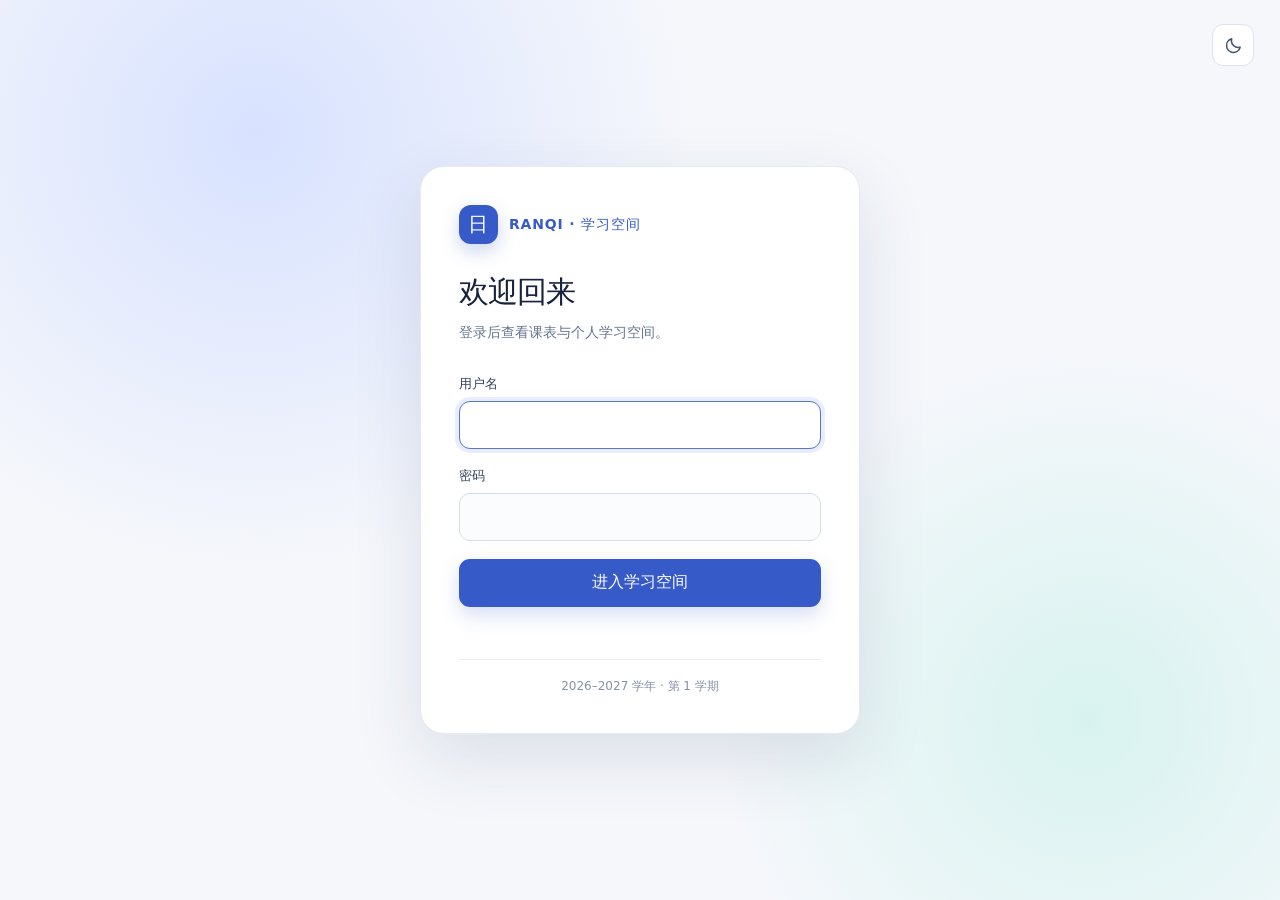
<file: index.html>
<!doctype html>
<html lang="zh-CN">
<head>
<meta charset="utf-8">
<meta name="viewport" content="width=device-width, initial-scale=1">
<meta name="color-scheme" content="light dark">
<title>我的学习空间</title>
<style>
/* ==========================================================================
   本文件由 build_single.py 自动生成，请勿直接编辑。
   要修改内容，请编辑 main/ class/ DDL/ website/ 下的源文件，然后重新运行：
       python build_single.py
   ========================================================================== */

/* ---------- main/main.css ---------- */
/* 主控：登录、导航与通用组件 */
:root{color-scheme:light;font-family:Inter,"Segoe UI","Microsoft YaHei",system-ui,sans-serif;color:#17233d;background:#f5f7fb;font-synthesis:none}
*{box-sizing:border-box} body{margin:0;min-height:100vh} button,input,select{font:inherit} button{cursor:pointer}
.hidden{display:none!important} .login-screen{min-height:100vh;display:grid;place-items:center;padding:24px;background:radial-gradient(circle at 20% 15%,#d8e2ff 0,transparent 34%),radial-gradient(circle at 85% 80%,#d8f3ef 0,transparent 28%),#f5f7fb}
.login-card{width:min(100%,440px);background:#fff;border:1px solid #e5eaf3;border-radius:24px;padding:38px;box-shadow:0 24px 70px rgba(30,47,87,.12)}
.brand{display:flex;align-items:center;gap:11px;color:#365ac8;font-weight:800;letter-spacing:.06em;font-size:14px}.brand-mark{width:39px;height:39px;border-radius:12px;background:#365ac8;color:#fff;display:grid;place-items:center;font-size:20px;box-shadow:0 7px 18px rgba(54,90,200,.25)}
h1{font-size:30px;letter-spacing:-.03em;margin:28px 0 8px}.login-lead{color:#66748e;font-size:14px;line-height:1.7;margin:0 0 30px}
.field{margin:0 0 18px}.field label{display:block;font-size:13px;font-weight:700;margin-bottom:8px;color:#34415b}.field input{width:100%;height:48px;padding:0 14px;border:1px solid #d5ddea;border-radius:11px;background:#fbfcfe;outline:none;transition:.2s}.field input:focus{border-color:#5775d6;box-shadow:0 0 0 4px #e8edff;background:white}
.primary{width:100%;height:48px;border:0;border-radius:11px;background:#365ac8;color:white;font-weight:750;box-shadow:0 8px 20px rgba(54,90,200,.2)}.primary:hover{background:#294cb5}.primary:disabled{opacity:.65;cursor:wait}
.error{min-height:22px;color:#c43d4c;font-size:13px;margin:10px 0 0}.login-foot{border-top:1px solid #edf0f5;margin-top:20px;padding-top:18px;font-size:12px;color:#8792a7;text-align:center}
.app{max-width:1480px;margin:auto;padding:28px 30px 72px}.topbar{display:flex;justify-content:space-between;gap:20px;align-items:flex-start;margin-bottom:28px}.eyebrow{font-size:12px;text-transform:uppercase;letter-spacing:.14em;color:#5872b9;font-weight:800;margin:0 0 8px}.page-title{font-size:31px;line-height:1.2;margin:0 0 9px}.subtitle{margin:0;color:#6c7890;font-size:14px}.top-actions{display:flex;align-items:center;gap:12px}.student-chip{background:#fff;border:1px solid #e3e8f1;border-radius:12px;padding:10px 14px;color:#394864;font-size:13px;white-space:nowrap}.student-chip strong{display:block;color:#17233d;font-size:14px}.ghost{height:42px;border:1px solid #dce3ee;background:#fff;border-radius:11px;color:#42516e;padding:0 16px;font-weight:700}.ghost:hover{background:#f0f3fb}
.main-nav{display:flex;gap:8px;overflow-x:auto;padding:0 0 12px;margin:0 0 18px;scrollbar-width:thin}.nav-button{flex:none;border:1px solid #e1e7f1;background:#fff;border-radius:11px;padding:11px 18px;color:#53627c;font-size:14px;font-weight:750}.nav-button:hover{background:#f0f3fb}.nav-button.active{color:#fff;background:#365ac8;border-color:#365ac8;box-shadow:0 7px 16px rgba(54,90,200,.18)}
.content-card{background:#fff;border:1px solid #e5eaf3;border-radius:18px;padding:28px;box-shadow:0 5px 22px rgba(26,43,83,.04)}.content-card h2{font-size:22px;margin:0 0 9px}.content-card p{color:#6b7892;font-size:14px;line-height:1.7;margin:0}.placeholder-card{min-height:330px;display:flex;flex-direction:column;justify-content:center;align-items:center;text-align:center}.placeholder-badge{width:64px;height:64px;display:grid;place-items:center;border-radius:20px;background:#edf2ff;color:#365ac8;font-size:21px;font-weight:800;margin-bottom:20px}.settings-grid{display:grid;grid-template-columns:repeat(4,minmax(0,1fr));gap:14px;margin-top:24px}.time-setting{display:block;background:#f8faff;border:1px solid #e5eaf3;border-radius:12px;padding:13px}.time-setting span{display:block;font-size:13px;font-weight:750;color:#394864;margin-bottom:8px}.time-setting input{width:100%;height:38px;border:1px solid #d5ddea;border-radius:8px;background:#fff;padding:0 9px;color:#253553}.time-setting input:focus{outline:2px solid #b9c8f6;outline-offset:1px}.settings-status{margin-top:16px!important;font-size:12px!important;color:#5d708f!important}

/* 主题切换：太阳 / 月亮图标按钮 */
.theme-icon-button{width:42px;height:42px;padding:0!important;display:inline-flex;align-items:center;justify-content:center;flex:none}
.theme-icon-button svg{width:19px;height:19px;display:block;transition:transform .25s ease,color .2s}
.theme-icon-button:hover svg{transform:rotate(18deg) scale(1.08)}
.login-theme-button{position:absolute;top:24px;right:26px}
html[data-theme="dark"] .theme-icon-button{color:#ffd479;border-color:#3a4b63;background:#233149}
html[data-theme="dark"] .theme-icon-button:hover{background:#2d3d57}

/* 红色删除按钮（编辑界面内） */
.danger{height:48px;padding:0 22px;border:1px solid #e8b4bc;border-radius:11px;background:#fff;color:#c8394c;font-weight:750;font-size:14px;transition:.16s;-webkit-appearance:none;appearance:none}
.danger:hover{background:#fff1f3;border-color:#dc8a97;color:#ad2c3d}
.danger:active{transform:translateY(1px)}
html[data-theme="dark"] .danger{background:#3a2029;border-color:#6b3a45;color:#ff9fae}
html[data-theme="dark"] .danger:hover{background:#4a2733;border-color:#8a4653;color:#ffb9c4}
/* 表单内的小号删除按钮（与 ghost/small-primary 同高） */
.ddl-actions .danger,.website-form-actions .danger{height:36px;padding:0 16px;border-radius:9px;font-size:13px}


/* ---------- class/class.css ---------- */
/* 改课表大小只需修改这两个值。 */
:root {
  --table-min-width: 700px;  /* 课表总宽度 */
  --lesson-height: 50px;     /* 每一节的小框高度 */
}

/* 课表、时间设置与待定课程 */
.summary{display:grid;grid-template-columns:1.25fr .75fr;gap:16px;margin-bottom:20px}.summary-card{background:#fff;border:1px solid #e5eaf3;border-radius:18px;padding:21px 24px;box-shadow:0 5px 22px rgba(26,43,83,.04)}.summary-card strong{font-size:14px}.summary-card p{margin:9px 0 0;color:#6b7892;font-size:13px;line-height:1.65}.summary-card.accent{background:linear-gradient(120deg,#365ac8,#5276d9);color:#fff;border:0}.summary-card.accent p{color:#e9eeff}.summary-card.accent .big{font-size:26px;font-weight:800;line-height:1.2;margin-top:5px}
.schedule-panel{background:#fff;border:1px solid #e5eaf3;border-radius:18px;overflow:hidden;box-shadow:0 5px 22px rgba(26,43,83,.04)}.panel-head{display:flex;justify-content:space-between;align-items:center;gap:16px;padding:20px 22px;border-bottom:1px solid #edf0f5;flex-wrap:wrap}.panel-head h2{font-size:20px;margin:0 0 5px}.panel-head p{font-size:12px;color:#8792a7;margin:0}.week-controls{display:flex;align-items:center;gap:8px;flex-wrap:wrap}.week-controls button{height:38px;border:1px solid #dce3ee;background:#fff;border-radius:9px;color:#42516e;padding:0 12px;font-size:13px;font-weight:700}.week-controls button:hover:not(:disabled){background:#f0f3fb}.week-controls button:disabled{opacity:.4;cursor:not-allowed}.week-controls .view-toggle{background:#eef2ff;border-color:#d8e2ff;color:#365ac8}.week-picker{display:flex;align-items:center;gap:7px;font-size:13px;font-weight:700;color:#53627c;white-space:nowrap}.week-picker select{border:1px solid #dce3ee;background:#f9fbff;color:#243456;border-radius:9px;padding:8px 24px 8px 9px;outline:none}
.table-wrap{overflow-x:auto;scrollbar-color:#c9d5ef transparent}.timetable{border-collapse:separate;border-spacing:0;width:100%;min-width:1020px;table-layout:fixed}.timetable th,.timetable td{border-right:1px solid #edf0f5;border-bottom:1px solid #edf0f5;vertical-align:top}.timetable th:last-child,.timetable td:last-child{border-right:0}.timetable tr:last-child td{border-bottom:0}.timetable thead th{height:58px;background:#f9faff;text-align:center;padding:11px 6px;color:#465570;font-size:13px;font-weight:750}.timetable thead th:first-child{width:104px}.day-date{display:block;margin-top:4px;font-size:11px;color:#8190aa;font-weight:600}.timetable thead th.is-today{background:#eaf0ff;color:#365ac8}.timetable thead th.is-today .day-date{color:#365ac8}.timetable tbody th{background:#fcfdff;border-right:1px solid #edf0f5;border-bottom:1px solid #edf0f5;color:#4b5a75;font-size:12px;font-weight:800;text-align:center;padding:18px 8px;line-height:1.5}.slot-time{display:block;margin-top:5px;color:#7182a0;font-size:11px;font-weight:600}.timetable tbody tr:last-child th{border-bottom:0}.timetable td{height:122px;padding:8px;background:#fff}.timetable td.empty{background:#fff}.course{border-left:3px solid var(--tone);border-radius:8px;padding:10px 9px 11px;background:var(--tint);margin-bottom:7px;min-height:97px}.course:last-child{margin-bottom:0}.course-name{font-size:13px;font-weight:800;line-height:1.4;margin:0 0 8px;color:#243455}.course-meta{display:flex;align-items:flex-start;gap:5px;font-size:11px;line-height:1.45;color:#5e6e87;margin:3px 0}.course-meta svg{width:13px;height:13px;flex:none;margin-top:1px}.course-code{font-size:10px;color:#8390a8;margin-top:7px}.course[data-tone="blue"]{--tone:#4a80db;--tint:#edf4ff}.course[data-tone="amber"]{--tone:#e4a33c;--tint:#fff7e9}.course[data-tone="violet"]{--tone:#9a70d2;--tint:#f6efff}.course[data-tone="indigo"]{--tone:#6674d5;--tint:#f0f1ff}.course[data-tone="teal"]{--tone:#35a99d;--tint:#eaf9f6}.course[data-tone="rose"]{--tone:#dc7a88;--tint:#fff0f2}
.below{display:grid;grid-template-columns:1fr 1fr;gap:16px;margin-top:20px}.note-card{background:#fff;border:1px solid #e5eaf3;border-radius:18px;padding:22px 24px}.note-card h2{font-size:16px;margin:0 0 13px}.note-card ul{margin:0;padding-left:20px;color:#5e6e87;font-size:13px;line-height:1.75}.note-card li+li{margin-top:7px}.muted{color:#8b97aa}.site-foot{font-size:12px;color:#91a0b6;margin:23px 0 0;text-align:center}
.summary{grid-template-columns:1fr}.schedule-layout{display:grid;grid-template-columns:minmax(0,1fr) 245px;gap:16px;align-items:start}.schedule-layout .schedule-panel{min-width:0}.pending-card{position:sticky;top:16px}.pending-card h2{margin-bottom:12px}.pending-card ul{overflow-wrap:anywhere}
.summary{display:none}.app{padding-top:18px}.topbar{margin-bottom:17px}.main-nav{margin-bottom:10px}.panel-head{padding:13px 16px}.timetable{min-width:var(--table-min-width)}.timetable thead th{height:42px;padding:6px 4px}.timetable thead th:first-child{width:92px}.timetable tbody th{padding:7px 4px;font-size:11px}.slot-time{font-size:10px;margin-top:3px}
.timetable td{height:auto;padding:0}.period-grid{display:grid;grid-template-rows:repeat(var(--rows),var(--lesson-height));position:relative}.period-guide{grid-column:1;position:relative;border-bottom:1px dashed #dfe6f2;background:#fff}.period-guide:last-of-type{border-bottom:0}.period-grid .course{grid-column:1;z-index:1;margin:2px;min-height:0;overflow:hidden;padding:3px 4px}.period-grid .course-name{font-size:10px;margin-bottom:1px;line-height:1.15}.period-grid .course-meta{font-size:9px;margin:1px 0;line-height:1.1}.period-grid .course-meta svg{width:9px;height:9px}.period-grid .course-code{display:none}.period-grid .course[data-duration="1"] .course-meta{display:none}.period-list{padding:5px;min-height:var(--lesson-height)}.period-list .course{min-height:0;margin:0 0 5px;padding:6px}.period-list .course:last-child{margin-bottom:0}.period-rail{display:flex;gap:3px;margin-top:6px}.period-rail span{flex:1;text-align:center;border:1px solid #cfd8e8;border-radius:5px;background:#fff;color:#8090aa;font-size:10px;font-weight:700}.period-rail span.active{background:var(--tone);border-color:var(--tone);color:#fff}
.manual-time{display:flex;align-items:center;gap:6px}.manual-time input{width:55px;text-align:center}.manual-time b{font-size:18px;color:#586b8a}.time-setting .time-preview{min-height:16px}
.time-dialog{width:min(92vw,640px);max-height:86vh;border:1px solid #e2e8f3;border-radius:18px;padding:24px;box-shadow:0 28px 80px rgba(23,35,61,.22)}.time-dialog::backdrop{background:rgba(21,32,55,.48)}.dialog-head{display:flex;align-items:flex-start;justify-content:space-between;gap:18px}.dialog-head h2{font-size:21px;margin:0 0 7px}.dialog-head p{font-size:13px;color:#697994;line-height:1.6;margin:0}.time-dialog .settings-grid{grid-template-columns:repeat(2,minmax(0,1fr));margin-top:20px}.time-setting small{display:block;margin-top:7px;font-size:11px;color:#70829d}
.period-grid .course-name{font-size:11px}.period-grid .course-meta{font-size:10px}html[data-theme="dark"] .timetable thead th.is-today .day-date{color:#d7e3ff}
@media(max-width:1120px){.schedule-layout{grid-template-columns:1fr}.pending-card{position:static}}
@media(max-width:900px){.settings-grid{grid-template-columns:repeat(3,minmax(0,1fr))}}

/* 课程名称与地点字体放大（覆盖前面更小的规则） */
.period-grid .course-name{font-size:12px;line-height:1.2}
.period-grid .course-meta{font-size:11px;line-height:1.15}
.period-grid .course-meta svg{width:11px;height:11px}
.period-list .course-name{font-size:14px}
.period-list .course-meta{font-size:12px}
.period-list .course-meta svg{width:14px;height:14px}


/* ---------- DDL/DDL.css ---------- */
/* DDL 板块 */
.file-note { color: #71809b; font-size: 12px; }
.ddl-head{display:flex;justify-content:space-between;align-items:flex-start;gap:12px}.ddl-head-actions{display:flex;align-items:center;gap:9px;flex-wrap:wrap;justify-content:flex-end}.small-primary{height:36px;border:0;border-radius:9px;background:#365ac8;color:#fff;font-size:13px;font-weight:750;padding:0 14px}.ddl-count{font-size:12px;color:#4261ae;background:#edf2ff;border-radius:999px;padding:7px 12px;white-space:nowrap}.ddl-form{display:grid;grid-template-columns:repeat(2,minmax(0,1fr));gap:14px;margin-top:22px;padding:20px;border:1px solid #e5eaf3;border-radius:14px;background:#f9fbff}.ddl-field label{display:block;margin-bottom:7px;font-size:13px;font-weight:700;color:#34415b}.ddl-field input,.ddl-field textarea{width:100%;border:1px solid #d5ddea;border-radius:9px;background:#fff;padding:10px 12px;color:#253553;outline:none}.ddl-field input{height:42px}.ddl-field textarea{resize:vertical;min-height:85px}.ddl-field input:focus,.ddl-field textarea:focus{border-color:#5775d6;box-shadow:0 0 0 3px #e8edff}.ddl-wide,.ddl-actions{grid-column:1/-1}.ddl-actions{display:flex;align-items:center;gap:12px;flex-wrap:wrap}.ddl-actions .primary{width:auto;padding:0 22px}.ddl-actions .settings-status{margin:0!important}.ddl-list{display:grid;gap:12px;margin-top:20px}.ddl-item{border:1px solid #e5eaf3;border-radius:14px;padding:17px 19px;background:#fff}.ddl-item.overdue{border-color:#efd1d5;background:#fffafa}.ddl-item-head{display:flex;align-items:flex-start;justify-content:space-between;gap:12px}.ddl-item h3{font-size:17px;margin:0 0 4px}.ddl-item-meta{font-size:12px;color:#71809b}.ddl-remaining{font-size:13px;font-weight:800;color:#365ac8;background:#edf2ff;border-radius:9px;padding:7px 10px;white-space:nowrap}.ddl-item.overdue .ddl-remaining{color:#ad4d59;background:#ffedf0}.ddl-content{font-size:14px;line-height:1.65;white-space:pre-wrap;overflow-wrap:anywhere;margin:12px 0!important;color:#33435f!important}.ddl-address{font-size:12px;color:#61728f;overflow-wrap:anywhere}.ddl-address a{color:#365ac8}.ddl-item-actions{display:flex;gap:8px;margin-top:12px}.ddl-item-actions button{border:1px solid #dce3ee;background:#fff;color:#42516e;border-radius:8px;padding:6px 10px;font-size:12px}.ddl-empty{padding:45px 18px;text-align:center;color:#8792a7;border:1px dashed #d4ddea;border-radius:14px}

/* ===== 截止时间：黄色框，位于剩余时间上方 ===== */
.ddl-item-head{align-items:flex-start}
.ddl-head-right{display:flex;flex-direction:column;align-items:flex-end;gap:7px;flex:none}
.ddl-deadline-box{font-size:12.5px;font-weight:800;color:#8a5a00;background:#fff5d1;border:1.5px solid #f2cc55;border-radius:9px;padding:6px 11px;white-space:nowrap;letter-spacing:.01em}
.ddl-item.overdue .ddl-deadline-box{color:#a33b48;background:#ffeef0;border-color:#eeb2ba}
.ddl-item.is-done .ddl-deadline-box{color:#7b8296;background:#f1f3f7;border-color:#d9dee8}

/* ===== 已完成状态 ===== */
.ddl-item.is-done{background:#fafbfd;border-color:#e3e7ef}
.ddl-item.is-done h3{text-decoration:line-through;text-decoration-thickness:1.5px;color:#9aa3b5}
.ddl-item.is-done .ddl-content{text-decoration:line-through;text-decoration-thickness:1.5px;color:#9aa3b5!important}
.ddl-item.is-done .ddl-item-meta,
.ddl-item.is-done .ddl-address{color:#adb5c5}
.ddl-item.is-done .ddl-remaining{color:#8b93a5;background:#eff1f5}

/* ===== 右下角完成圆圈 ===== */
.ddl-item{position:relative}
.ddl-item-actions{display:flex;gap:8px;align-items:center;margin-top:12px;min-height:26px}
.ddl-done-toggle{position:absolute;right:16px;bottom:14px;width:26px;height:26px;flex:none;border-radius:50%;border:1.8px solid #c3ccdc;background:#fff;padding:0;cursor:pointer;transition:.16s;-webkit-appearance:none;appearance:none;display:flex;align-items:center;justify-content:center}
.ddl-done-toggle:hover{border-color:#57c08b;background:#f2fbf6;transform:scale(1.08)}
.ddl-done-toggle[aria-pressed="true"]{background:#57c08b;border-color:#57c08b}
.ddl-done-toggle[aria-pressed="true"]::after{content:"";width:6px;height:11px;margin-top:-3px;border:solid #fff;border-width:0 2px 2px 0;transform:rotate(42deg)}
.ddl-done-toggle[aria-pressed="true"]:hover{background:#469e72;border-color:#469e72}
html[data-theme="dark"] .ddl-deadline-box{color:#ffd97a;background:#4a3b16;border-color:#a8862c}
html[data-theme="dark"] .ddl-item.is-done{background:#181f2c;border-color:#2c3547}
html[data-theme="dark"] .ddl-done-toggle{background:#1a2638;border-color:#4a5a72}
html[data-theme="dark"] .ddl-done-toggle:hover{background:#22402f;border-color:#57c08b}

/* 卡片内间距收紧，避免留白过大 */
.ddl-item{padding:15px 18px}
.ddl-item h3{font-size:16.5px;margin:0}
.ddl-content{margin:9px 0 0!important;font-size:13.5px}
.ddl-address{margin-top:8px}
.ddl-item-actions{margin-top:6px;min-height:24px}
.ddl-done-toggle{right:15px;bottom:13px}

/* 每条作业的编辑 / 删除按钮（文件来源也可用） */
.ddl-item{cursor:pointer;transition:box-shadow .16s,border-color .16s}
.ddl-item:hover{box-shadow:0 4px 16px rgba(26,43,83,.07);border-color:#d8e0ef}
.ddl-act-btn{height:26px;min-width:44px;padding:0 10px;border:1px solid #dce3ee;border-radius:7px;background:#fff;color:#4a5a78;font-size:12px;font-weight:700;cursor:pointer;transition:.15s;-webkit-appearance:none;appearance:none}
.ddl-act-btn:hover{background:#eef2fb;border-color:#c2cfe6;color:#365ac8}
.ddl-act-danger:hover{background:#fff1f3;border-color:#f0c2c8;color:#c4455a}
html[data-theme="dark"] .ddl-item:hover{border-color:#3d4c63}
html[data-theme="dark"] .ddl-act-btn{background:#233149;border-color:#3a4b63;color:#cfdcef}
html[data-theme="dark"] .ddl-act-btn:hover{background:#2d3d57;border-color:#4a5d79;color:#9db8ff}
html[data-theme="dark"] .ddl-act-danger:hover{background:#3d2731;border-color:#6b3a45;color:#ff9fae}


/* ---------- website/website.css ---------- */
/* 常用网站板块 */
.file-note { color: #71809b; font-size: 12px; }
.website-wrap{overflow-x:auto;margin-top:22px}.website-table{width:100%;min-width:600px;border-collapse:collapse;text-align:left}.website-table th,.website-table td{padding:13px 12px;border-bottom:1px solid #e5eaf3;font-size:13px}.website-table th{color:#66748e;background:#f9fbff}.website-table td{color:#394864}.website-table td:nth-child(2){overflow-wrap:anywhere}.website-table a{color:#365ac8;font-weight:700}.website-table .site-actions{white-space:nowrap;text-align:right}.site-actions button{border:0;background:transparent;color:#5872b9;font-size:12px;padding:4px}.website-add{margin-top:18px}.website-form{display:grid;grid-template-columns:1fr 1.5fr 1.5fr;gap:12px;margin-top:16px;padding:18px;border:1px solid #e5eaf3;border-radius:12px;background:#f9fbff}.website-form label{display:block;font-size:12px;font-weight:700;margin-bottom:6px}.website-form input{width:100%;height:40px;border:1px solid #d5ddea;border-radius:8px;padding:0 10px;background:#fff;color:#253553}.website-form-actions{grid-column:1/-1;display:flex;align-items:center;gap:10px}.website-status{font-size:12px;color:#61728f}.website-empty{padding:30px 12px;color:#8792a7;text-align:center}

/* ===== 拖拽排序 ===== */
.website-table .drag-cell{width:34px;padding-right:0;text-align:center}
.drag-handle{display:inline-flex;align-items:center;justify-content:center;width:26px;height:26px;border-radius:7px;color:#a8b3c6;font-size:15px;line-height:1;cursor:grab;user-select:none;transition:.15s}
.drag-handle:hover{background:#eef2fb;color:#5872b9}
.website-table tr[draggable="true"]{cursor:default}
.website-table tr.dragging{opacity:.45}
.website-table tr.dragging .drag-handle{cursor:grabbing}
.website-table tbody tr{transition:background .12s}
.website-table tbody tr:hover{background:#f8faff}
.website-table td{padding-top:9px;padding-bottom:9px}

/* ===== 编辑 / 删除按钮：圆角方框 ===== */
.site-actions{white-space:nowrap;text-align:right}
.site-actions .site-btn{display:inline-flex;align-items:center;justify-content:center;height:28px;min-width:46px;margin-left:6px;padding:0 11px;border:1px solid #dce3ee;border-radius:8px;background:#fff;color:#4a5a78;font-size:12px;font-weight:700;cursor:pointer;transition:.15s;-webkit-appearance:none;appearance:none}
.site-actions .site-btn:hover{background:#eef2fb;border-color:#c2cfe6;color:#365ac8}
.site-actions .site-btn-danger:hover{background:#fff1f3;border-color:#f0c2c8;color:#c4455a}
html[data-theme="dark"] .drag-handle{color:#7b8aa3}
html[data-theme="dark"] .drag-handle:hover{background:#243147;color:#9db8ff}
html[data-theme="dark"] .site-actions .site-btn{background:#233149;border-color:#3a4b63;color:#cfdcef}
html[data-theme="dark"] .site-actions .site-btn:hover{background:#2d3d57;border-color:#4a5d79;color:#9db8ff}
html[data-theme="dark"] .site-actions .site-btn-danger:hover{background:#3d2731;border-color:#6b3a45;color:#ff9fae}
html[data-theme="dark"] .website-table tbody tr:hover{background:#1e2a3d}

/* 整行可点击编辑 */
.website-table tbody tr[data-id]{cursor:pointer}


/* ---------- main/theme.css ---------- */
/* 夜间模式、窄屏和打印样式 */
html[data-theme="dark"] .file-note { color: #acbad0; }
html[data-theme="dark"]{color-scheme:dark;color:#e9eef8;background:#101827}html[data-theme="dark"] body{background:#101827}html[data-theme="dark"] .login-screen{background:radial-gradient(circle at 20% 15%,#22345d 0,transparent 35%),#101827}html[data-theme="dark"] .login-card,html[data-theme="dark"] .student-chip,html[data-theme="dark"] .schedule-panel,html[data-theme="dark"] .note-card,html[data-theme="dark"] .content-card,html[data-theme="dark"] .time-dialog,html[data-theme="dark"] .ddl-item,html[data-theme="dark"] .summary-card:not(.accent){background:#1a2638;border-color:#344358;color:#e9eef8;box-shadow:none}html[data-theme="dark"] h1,html[data-theme="dark"] h2,html[data-theme="dark"] h3,html[data-theme="dark"] .page-title,html[data-theme="dark"] .student-chip strong{color:#f2f6ff}html[data-theme="dark"] .login-lead,html[data-theme="dark"] .subtitle,html[data-theme="dark"] .content-card p,html[data-theme="dark"] .note-card ul,html[data-theme="dark"] .panel-head p,html[data-theme="dark"] .dialog-head p,html[data-theme="dark"] .ddl-item-meta,html[data-theme="dark"] .ddl-address,html[data-theme="dark"] .site-foot,html[data-theme="dark"] .login-foot,html[data-theme="dark"] .settings-status,html[data-theme="dark"] .website-status{color:#acbad0!important}html[data-theme="dark"] .ghost,html[data-theme="dark"] .nav-button,html[data-theme="dark"] .week-controls button,html[data-theme="dark"] .ddl-item-actions button,html[data-theme="dark"] .week-picker select{background:#233149;border-color:#3a4b63;color:#dce8f8}html[data-theme="dark"] .nav-button.active,html[data-theme="dark"] .small-primary{background:#5577df;border-color:#5577df;color:#fff}html[data-theme="dark"] .ghost:hover,html[data-theme="dark"] .nav-button:hover,html[data-theme="dark"] .week-controls button:hover:not(:disabled){background:#30415e}html[data-theme="dark"] .field label,html[data-theme="dark"] .ddl-field label,html[data-theme="dark"] .time-setting span,html[data-theme="dark"] .website-form label,html[data-theme="dark"] .week-picker{color:#d5e0f0}html[data-theme="dark"] input,html[data-theme="dark"] textarea,html[data-theme="dark"] select{background:#142033!important;border-color:#42516a!important;color:#f0f5ff!important}html[data-theme="dark"] input::placeholder,html[data-theme="dark"] textarea::placeholder{color:#91a2ba}html[data-theme="dark"] .time-setting,html[data-theme="dark"] .ddl-form,html[data-theme="dark"] .website-form,html[data-theme="dark"] .timetable thead th,html[data-theme="dark"] .timetable tbody th,html[data-theme="dark"] .website-table th{background:#202e43;border-color:#3a4b63;color:#d9e4f4}html[data-theme="dark"] .timetable td,html[data-theme="dark"] .period-guide{background:#182538;border-color:#344358}html[data-theme="dark"] .timetable th,html[data-theme="dark"] .timetable td,html[data-theme="dark"] .panel-head,html[data-theme="dark"] .website-table th,html[data-theme="dark"] .website-table td{border-color:#344358}html[data-theme="dark"] .timetable thead th.is-today{background:#2a4278;color:#f0f5ff}html[data-theme="dark"] .day-date,html[data-theme="dark"] .slot-time,html[data-theme="dark"] .time-setting small,html[data-theme="dark"] .manual-time b{color:#a9bbd3}html[data-theme="dark"] .course[data-tone]{--tint:#283a55}html[data-theme="dark"] .course-name{color:#f2f6ff}html[data-theme="dark"] .course-meta,html[data-theme="dark"] .course-code{color:#bfd0e8}html[data-theme="dark"] .period-rail span{background:#1b2b40;border-color:#60718a;color:#c1cee0}html[data-theme="dark"] .period-rail span.active{background:var(--tone);color:#111827}html[data-theme="dark"] .ddl-item.overdue{background:#382935;border-color:#80505d}html[data-theme="dark"] .ddl-content{color:#dce7f7!important}html[data-theme="dark"] .ddl-remaining,html[data-theme="dark"] .ddl-count{background:#2a4278;color:#dce8ff}html[data-theme="dark"] .ddl-item.overdue .ddl-remaining{background:#653845;color:#ffe2e8}html[data-theme="dark"] .ddl-empty{border-color:#44546b;color:#adbad0}html[data-theme="dark"] .website-table td{color:#dce7f7}html[data-theme="dark"] .website-table a,html[data-theme="dark"] .ddl-address a,html[data-theme="dark"] .site-actions button{color:#9db8ff}html[data-theme="dark"] .placeholder-badge{background:#2a4278;color:#e8efff}
@media(max-width:780px){.app{padding:20px 14px 50px}.topbar{display:block}.top-actions{justify-content:space-between;margin-top:18px}.panel-head{align-items:flex-start;flex-direction:column}.week-controls{width:100%}.page-title{font-size:27px}.login-card{padding:30px 24px}.ddl-form,.website-form{grid-template-columns:1fr}.ddl-field{grid-column:1/-1}}
@media(max-width:420px){.time-dialog .settings-grid{grid-template-columns:1fr}.ddl-head{flex-direction:column}.ddl-item-head{flex-direction:column}}
@media print{.login-screen,.ghost,.week-controls,.main-nav,.site-foot,#placeholder-view,#ddl-view,#websites-view,.time-dialog{display:none!important}.app{padding:0}.summary{display:none}.schedule-layout{display:block}.schedule-panel,.note-card{box-shadow:none;border-color:#ccc}.pending-card{margin-top:12px}.table-wrap{overflow:visible}.timetable{min-width:0}.course{break-inside:avoid}}

</style>
</head>
<body>
  <main id="login" class="login-screen">
    <button class="ghost login-theme-button" data-theme-toggle type="button">夜间模式</button>
    <form id="login-form" class="login-card" autocomplete="on">
      <div class="brand"><span class="brand-mark" aria-hidden="true">日</span><span>RANQI · 学习空间</span></div>
      <h1>欢迎回来</h1>
      <p class="login-lead">登录后查看课表与个人学习空间。</p>
      <div class="field"><label for="username">用户名</label><input id="username" name="username" type="text" autocomplete="username" required autofocus></div>
      <div id="password-field" class="field"><label for="password">密码</label><input id="password" name="password" type="password" autocomplete="current-password" required></div>
      <button id="login-button" class="primary" type="submit">进入学习空间</button>
      <p id="login-error" class="error" role="alert" aria-live="polite"></p>
      <div class="login-foot">2026–2027 学年 · 第 1 学期</div>
    </form>
  </main>

  <main id="app" class="app hidden" aria-hidden="true">
    <header class="topbar">
      <div><p class="eyebrow">STUDY SPACE</p><h1 class="page-title">我的学习空间</h1><p class="subtitle" id="term"></p></div>
      <div class="top-actions">
        <button class="ghost" data-theme-toggle type="button">夜间模式</button>
        <div class="student-chip"><strong id="student"></strong></div>
        <button id="logout" class="ghost" type="button">退出登录</button>
      </div>
    </header>
    <nav class="main-nav" aria-label="主要版块">
      <button class="nav-button active" type="button" data-view="class" aria-current="page">课表</button>
      <button class="nav-button" type="button" data-view="ddl">DDL</button>
      <button class="nav-button" type="button" data-view="website">常用网站</button>
      <button class="nav-button" type="button" data-view="one">板块一</button>
      <button class="nav-button" type="button" data-view="two">板块二</button>
      <button class="nav-button" type="button" data-view="three">板块三</button>
    </nav>
    <div id="class-root">
      <section id="schedule-view" aria-label="课程表">
        <div class="schedule-layout">
          <section class="schedule-panel" aria-labelledby="schedule-heading">
            <div class="panel-head">
              <div><h2 id="schedule-heading">周课表</h2><p id="week-dates">手机上可左右滑动查看完整星期安排</p></div>
              <div class="week-controls">
                <button id="time-settings-button" type="button">上课时间设置</button>
                <button id="prev-week" type="button" aria-label="上一周">← 上一周</button>
                <button id="next-week" type="button" aria-label="下一周">下一周 →</button>
                <button id="view-toggle" class="view-toggle" type="button">查看总课表</button>
                <label class="week-picker" for="week">跳转 <select id="week"><option value="0">总课表</option></select></label>
              </div>
            </div>
            <div class="table-wrap"><table class="timetable"><thead id="table-head"></thead><tbody id="table-body"></tbody></table></div>
          </section>
          <aside class="note-card pending-card" aria-labelledby="pending-heading"><h2 id="pending-heading">待定课程</h2><ul id="unscheduled"></ul></aside>
        </div>
        <p class="site-foot">课程信息根据提供的课表 PDF 整理 · 请以学校最新安排为准</p>
      </section>

      <dialog id="time-dialog" class="time-dialog" aria-labelledby="time-heading">
        <div class="dialog-head">
          <div><h2 id="time-heading">上课时间设置</h2><p>分别输入小时和分钟，结束时间会自动计算。</p></div>
          <button id="time-close" class="ghost" type="button" aria-label="关闭设置">关闭</button>
        </div>
        <div id="settings-grid" class="settings-grid"></div>
        <p id="settings-status" class="settings-status" role="status" aria-live="polite">修改后自动保存到当前浏览器。</p>
      </dialog>
    </div>
    <div id="ddl-root" class="hidden">
      <section id="ddl-view" class="content-card" aria-labelledby="ddl-heading">
        <div class="ddl-head">
          <div>
            <h2 id="ddl-heading">DDL · 作业安排</h2>
          </div>
          <div class="ddl-head-actions"><span id="ddl-count" class="ddl-count">0 项作业</span><button id="ddl-add-button" class="small-primary" type="button">＋ 添加作业</button></div>
        </div>
        <form id="ddl-form" class="ddl-form hidden">
          <div class="ddl-field"><label for="ddl-course">课程</label><input id="ddl-course" type="text" maxlength="80" required placeholder="例如：高等量子力学"></div>
          <div class="ddl-field"><label for="ddl-deadline">作业结束时间</label><input id="ddl-deadline" type="datetime-local" step="60" required></div>
          <div class="ddl-field ddl-wide"><label for="ddl-content">作业内容</label><textarea id="ddl-content" rows="3" maxlength="1000" required placeholder="写下作业要求"></textarea></div>
          <div class="ddl-field ddl-wide"><label for="ddl-address">提交地址</label><input id="ddl-address" type="text" maxlength="300" placeholder="网址或线下提交地点（可留空）"></div>
          <div class="ddl-actions"><button id="ddl-submit" class="primary" type="submit">添加作业</button><button id="ddl-cancel" class="ghost" type="button">取消</button><button id="ddl-delete" class="danger hidden" type="button">删除</button><span id="ddl-status" class="settings-status" role="status" aria-live="polite"></span></div>
        </form>
        <div id="ddl-list" class="ddl-list"></div>
      </section>
    </div>
    <div id="website-root" class="hidden">
      <section id="websites-view" class="content-card" aria-labelledby="websites-heading">
        <h2 id="websites-heading">常用网站</h2>
        <div class="website-wrap">
          <table class="website-table">
            <thead><tr><th aria-label="拖动排序"></th><th>名称</th><th>网址</th><th>备注</th><th aria-label="操作"></th></tr></thead>
            <tbody id="website-list"></tbody>
          </table>
        </div>
        <button id="website-add-button" class="small-primary website-add" type="button">＋ 新增网址</button>
        <form id="website-form" class="website-form hidden">
          <div><label for="website-name">名称</label><input id="website-name" type="text" maxlength="80" required placeholder="例如：学校教务处"></div>
          <div><label for="website-url">网址</label><input id="website-url" type="text" inputmode="url" maxlength="500" required placeholder="https://example.com"></div>
          <div><label for="website-note">备注</label><input id="website-note" type="text" maxlength="200" placeholder="可留空"></div>
          <div class="website-form-actions"><button id="website-submit" class="small-primary" type="submit">保存网址</button><button id="website-cancel" class="ghost" type="button">取消</button><button id="website-delete" class="danger hidden" type="button">删除</button><span id="website-status" class="website-status" role="status" aria-live="polite"></span></div>
        </form>
      </section>
    </div>
    <section id="placeholder-view" class="content-card placeholder-card hidden" aria-labelledby="placeholder-title">
      <div id="placeholder-badge" class="placeholder-badge">01</div>
      <h2 id="placeholder-title">板块一</h2>
      <p>这个版块已经预留好，内容可以以后再添加。</p>
    </section>
  </main>

<script>
/* ==========================================================================
   本文件由 build_single.py 自动生成，请勿直接编辑。
   要修改内容，请编辑 main/ class/ DDL/ website/ 下的源文件，然后重新运行：
       python build_single.py
   ========================================================================== */

// 模块间共享的命名空间
const __RA = {};

// ===== main/utils.js =====
(function () {
  const $ = id => document.getElementById(id);

  function putText(id, value) {
    $(id).textContent = value;
  }

  function make(tag, className = "", textValue) {
    const node = document.createElement(tag);
    if (className) node.className = className;
    if (textValue !== undefined) node.textContent = textValue;
    return node;
  }

  // 暴露给其他模块使用
  __RA.$ = $;
  __RA.putText = putText;
  __RA.make = make;
})();

// ===== class/data.js =====
(function () {
  // 课表的加密数据。登录验证使用，不需要手动修改。
  const encrypted = {"salt":"O8wFrPoLbaTsjraV1dqs4Q==","iv":"1OUgivqkjmzzdA2a","iterations":310000,"data":"Y91US72xXcXklq07YjRK9Q3AboyCqjR4rBZHqV+ioG0upLHY+ucY0jt74E/7+nNNbKlxpEjF0vf01X3s02EWlLxXiFaDpZjWam+s1MYrW2GSxuS6r6jfuzwSU6Gt7IGeoz8FFzr1KRFpWb05dTpUVEupySkeX40iwaHMfrBRnkbXQv8JHoQgvhAz3lAx1E+hesQzk7jWUPLozYLwGyIGpidLFs2o/f0p2Qo9xGP/m7xYjeMB3npJgltfKI5UJ+GPVhzwYxR5mK5K0sg/C68F1GG8GqYfxPa69VV+7qaoy5Rp0YCqAvMOMvgQUTbcmMfHL10n0K0KXFf6FApQHh0wHkdyDRBbSb0UcGmQ34SbW/l0WNDkmCsB1c+fhmtIdXMFWYrXED5fXg/uzFi3xov7TMBxHUX2pL2VPbCAPjLA0r/fHr4cTHefuzyd8Nt/ihRRskareuB/T1I55mLPjZGsxYEO5JObkjfuEho/wCkA7Cf3Kt0UUb+Pel413VcLVVzGvNaSBysUo1I60TeArp4I00iKxp7bGbBsYBeQgkqp94DG5iAL6i67ITjaydT2+vxGcQZqLHDCCVH/Z75a8PdezJYxdhiLmkxcdRPpU5XIuYxNcKtbB44k7HJH6PdcEV162KlJyMIo5L2JPDHHJn+m2TRH2KeUrcLwgPZm9MLRtMoKwz6HYFeVh9GVcSZu61oX2B8i0U4Ia2Kv+xgDO1p7aO41kPBaaGNVJLQFDuZMDikPo/pIe5fmJIm/XIpPTnyj8S+gQT64Ibp41N54Na33ziBc4BKxN4usZRBA7uVddna+eESXsF6xJUtJKk1yODSXfEmWjwVXso98/Vu5TXIu71q/twbql/7vyqifP0PFh8ADcfCw1zXbHTCe77buh7l7quwxlX4L/qUtxi1GmmQVVE76Rg/3tKUpRXT6v+6Moj/Ms3VHUgrAC9GtrW7VQInM3CTwAcMceoxSLb6FSnb7kAvcqFyl+TqxWUK5S00vKWeK39GXjRCSmAGFMxggNH7C2+Scbq1dOLPPSPbpktClr3rY83pBVkS/QxAvWqZIhZaKzBPz1o+trodlsadHfH4nQY3VJdeEoT+sn6/oTkcN5dhWdULhHuDtA/AhOiR1Y/Ps3Bs92frTkrKYg5CPCJVGDHV+pSIwEGkVlx22sPCZ/pNvP1WrU91Rp3Ty+H4dVRlUo9L4FleH64Y71I2quke2cPbh2xf1Khty9CK7oLa+lSRV8vcKp1YXXN7YFE/sAjoqTKbdEoyEl4GeDkF0R2oRti5iNRF1PU2sDl1rSlzdx4ONMKhp3cswNXt1/gwGonVEMl53F7pJse0u13HYHyyxA+5Gx/Zl8SQWC6Yb52Iud5rA3G11qwRGWzvLcVGdHHmtGLac/jQ8+ai3WLePzmzI7JP2vj/eN13I0FdYxr/ywOuqIswn6UVdevxc59j6kG9RfSIEeQTuVkDtkujxXPN3eOaE2RKk0goHLyi8iFsgxPFxj94frtw8aMAZ1Y/cLYKswUzpG8K36WIEaQxuRFhBv6J8TifYkHfKndUGCLEtYvSvv6JDgA19/opZ2MKJeeQKc2Sdq/Xk6fbaxXYMZCrV8sbVzzuPueBI2KAT+zzka9XzAp8AtSGeK6UuT7tjjSkREjyAfnvxXldte8/reqOB1HSYikiNjXclKeHWGJfUR8mZoHdR2Sfg4GYZcixPhwvnK7LMN0kxwpIzxyVgdX59H1O7V69CKh8oJBkUmFc+F3eoiOV39TPN2IgxPHc2pCac82WdSHzfBjAcLHyk3EcFKCuLxjDEw6ESIqNwpPh/Rzpt9wXrID8vJEtDCb4VmQGHSh60e479xGjIMq60plgJODuAuHCQ+HAtF/2Wm1lgU3dOJAnO7KSLpZpdcdJNA0GbZkpz64mpQYsdEjEEqa2h52Xa2xfrNqI+ee/5MQ38LQD+G9/Fl0oQtOSQTkv2hyvrmE3cMm2bGDIFtxAHjhlyjooDc1hI/HHjasyH9zb5ytz2DgC0Gngfx5M1Xr+6VMWAgj3MffRsx4KGg5LfDEIpqSTVFCPtYpePsNsDairCBAFEjlHqcpsqutITlydMi4ARWf2caTMb9MWK4pabbfYLD0P6Y9wWUry0vvSZqFPWJxN/JyAxCOZPq/8zrNLWmGZaIkHXz1yeARMj7kkgl4WbFQM7i6eJQxaJlmEnwEokk6pNeVpdiCk7KSJYDJQ5o5JPH7CjveE896V0iyEaDm4Hzu0zsVhVZYhzhnsq4Jw5xr64q+EZd3SXVDIt/OBXV6yP7alMLW8kYWDgGL0edp28TpA4PZ/uh0GoPCjBL925LzcsDu2o8Y5YaKgplcuV+e7S033OR/oCPgZfsevxG1SXvN1v09CkdwZs0aJPrlD92Z3N++Ea8v7VTFD0oSGWMMoS5aqPu5NCNwvOaYA8sGIKb7jtnSkQAISrQaP4PVUNnSoS7VZZWGjRKI/L1G9P2csWzzi3iqQM9gPmHVvyftrtNEc01TJjpxD9CVTqUy/+KbNdowOvsNcSf3GszeFREarYW2BXtN35gT9c43pFp9ODP65hWTcaz0rgt5LmvISVlJlV1q5Natskg48YJirQ7JwnWAi9nNqkOGCn3Ccm6C94G+oPa374OmDCPb/o+trQCyrBDnrmz+nuzZDdZLPQWt1cTueTXljb8XD6cYxD7rpWUSKtVP0jNORb143UWQNYId0X23iypgMzxCbuGLp/EbGBRslMs909JTxvRMf3J5/CeDhSxoeuLRmRf3TPwqOZ4Tp2QIwdp6yqQyptDMx8lcJ6G8a0mEonX2J2XRKc1p3KYsN6KNIrgoWVV9E1HbZtaipBISIZa9brrXwQKAc0o5mKyPnnSGrx4d7SB9ol3V2llvuwCmvWxLi+rLXztI/ldtbDS2YR4bAiFvuEKRD718OA75wlNTwv04TTr6v/4ggJe/+kfSg8jWtY3uAbv/W77Ujpk6M1NeQULuA0BWQv2PnpdX3qDS3UXotpWG65HQODaBCOlMReyhQzUp0M7QBCq9SyXgEwwQvyfq7oDJloR5lkb8ic/kAOgkjoZF5bapzv/CPbBMYY3K8waIBm86EZXOaGkY2Y5hXZwkTjRSJ+j6+IcPFZJSKoOaetm/ln2HPuSnOvtFLqagc/33a/shQF+sWwTNrsLXp2W2vt6FmGvibOhUxpzIa+XB+SQ86ZnABUwUm+moo3N4mds2eWZytWQhiFRggf3l2lNiKveBGIbcCmbtCjz0azlSEr0JMyPy0/o6liS4QVyWMJgnwWpSGD9lV9kac1OuGaxxFNXmLf4OX6k9PX5aAjjfJa0c2MM8jxe3jq0LTLe/5/8yqZqVI5Ia3uFLQO+UfTn+Hhy0uDRT49kBiy4ErF0XRtfRS7EVoErr1q7qxPss76dmO70TQVSBaek19Y8GPOGFqdIXanEMbNk9fzyzLdM0AgCe17XvQdfcxPiTXUJ+fEAzB3wcITHt81laMrlbQ9XSZTdaPjsUs4+MVzzMgXcNDgy5ijV4Mvah44/8p6KuVr1Oe1LaYgZP3lTqk2hmWR1PTaMAe2n9ZkTkM8ZsuJK1O5x5w8g3uzSrAZ312IeuMjKSRV/ty7sQ40OgjbBPy90/n/Cj1/9K++pSJGcuU8K2ktNAXmbeJYrc2L8JZRAuEZhPWTHmfJG9+mLjEsoZAXhdVkm6Dx3o8TSAj1ZSXCS9stHW1MArw6F5f4FSEKEB5ku5umWKMHjfLqDLbVB3x0w0aOl94BeN7R2kJ9ZwNEZ0qu96OargYhtyGQqiOrId5xbD1EehyKRKVNjJsj7RyLHgGXXqlpnTMV/uJJt0QUfbeaXMPlBx9X7T5N5EtTt3nZ41zNmwrKHnu8JZ4dPs4eBoJBrUEz2WO8lG4sN7DLlz9rSV0lLGwkxpvMTaf+6QFDuYVT9EFpsuboRYDxn+HC1X3PvtpOSkioWblN7dLWEoWP5TL0+X16/HSm65boERO84Q4uhxAQctxY4+CR1DASxh8XbsZW0OpJl97qqRzLmf8dJ4pElnXvlUxrOTlN3vhwUA4R/zGNZMzgfn4FwhYVj8xgi5nZdhEG9gX9Q0EVk38uXGm6IFUhVQCNELzA0YCTXwaNv367nRtaziNwmaCGYM3oEkTiHWsDVUN4JEjgx7VXCJIZVpE2DTHhpKC4P043FvdOQt8K0rMlCL4/u7yvAka6gDqHCJK+H0H/pj/fjWZK/mnLe6IdNqwyvaqAn8ciYJDLbv/epoPCP1ral+kHrgVnwdNdh5hjueJzHl88woexXBfIrOPPmuwWHxcW9mkkivZVYrQCMuceNJPZ9EVzfDoWlmQz9TOP8pLIhdXmGHFNiN2MKMLfx5qRKtYbOPbHCpoLeH0MmMqSulhDY3UiaA3/rnt+P1bOtKydeTKzEYV/MjpfCnaflO0dV/5h91872QquYYal1e9dmLymZOIOUGgZW5i4sV1dc5MWw5II2rntLJISE8/FiQU5vaTrNYeMhVC8Z67/Dg0uLu38avR8+GDufMpoh04zaijSpcy9usKtyJP3gu6XBrunAkPx5+FnVcA0MWUk7+78Z581i1JraSLoUFUmC2XZGk3cwBtlI2p++ExwypBw3Fr2y4sb7nvXyTcMv9aW0Zy1NXJ3QqJNy27C4+pBXyfxQTdYqRV2xp6YKb6aUD9I/eNQkWHabZ8yDtuBdZklhX8OvjI5XsuEfzIKAc3LT+G6tBafQk9z2M0n7VhVqB9C784hAKng5W57agdtoGYZKxASUWdNaMs8l76lSyVdDzPc2mvdVQIMs6ELMTB1XepWWmmO1etqPmkTl2FEDGa3J6Xr2b69GSrJSM3UX1dEQh7seCHlj7Y+gTPwhftx+ocXfsW44/kEdEpipe55fOTekfYvGvnpaSNWycwispykS0zR7jWg7W93sSH98pS/oJUuL+OE1094KvZ1THF8fvmnFEr8p/2Ldp32/43Q5JzHWiRo2zF+A+qMfqthn/nxrFDjCzb+3Y54ZrjiEVQle0O9dViSHy5Z8g1utB5siW+kz2suIXIBFyhzcR40BLNkANqKf6Nz3xr0ypMm+38FiRwibWHE/XaoA4nnZcC/7yZsyxS01HK8A29ZDTpLxrBAANZv+/RjQSwi6jxBxGz76MJiW7zX4sirZEPOheEK0eeug+PMGUhKhUk+NOXapCE6n0c+QhHbp4VxFHxClB2JxF0lAxHrY28DCMhDbR8WI6IRfavdgpgyi/WSl11jl2hnHmDt0rRff7v3bPlSelQxbMgbRQ33dmRZIzkgmSuNxam0emGyDcyc2GFHLUZzQONvZrUpc9vMyVsJtRj2oSAKoRD7sh0RYlXWIEBsKeKMPVZemL+OWp+/ytC6ljIfSmAw2noJSuES7ngVv/LK+d8MRyQy4k5+puZ+xrtGqT5I5T10tYsGDDLLMV7etmlVGics1ErqCL+ra1JnyZzR6X+QGXLYRfQR9YA4HMXgJK9Hb94L0odlCQ7c046oiQM9fZGD5FesjYrV2EQejuoR7VxDVL4e/n0m1vpVht0CNjQbiNIwzhyBr9yu2Mhq3dzYqeHvR2P/N9ulsK8I8r9racYTrrZh5PcdlN0S+cUN1Br7Zj/xCnKKupfC2LosbC9kE5Aob4jBgfiJvROUXwNU3lkDxjlAKa5/rERGRqRVYWDLp4Hz7h0x56XXH2M2dRb9V/+0V4Fb9AhURU4Acm39K/eBko1mfTuzIVRhHwnuR0K1YWdvrmmOzTlsx1VRxxA="};
  const quickEncrypted = {"salt":"o6cVij8t6pbuHqeONYTp0A==","iv":"p8/H4cVxb0ePXax8","iterations":310000,"data":"B3vZdYi01j5phre5+fKHTd+RcfQ32YeipukPc3/jwC4Nn+BCx8CLyT36G+bMGZLZHcOi6gRG+zucMnfqKQOJDzmoEkHYnoHFwxWABdGiPkp2rjNQhbmRyeDYUu0Tveb18qRTCzHaclZ5O++AY5ssKRbcas8db4xhoA+17y6zXECrLiJaSxhKpkuTpnMBvo/k4X0bX1d+8Bkw0QQQKMJAbFoYivL7nTDskpv0hRwP/uT3e2sRU2e0udZh7JSrfe9cZMwOwwkqpWFnjcK/mj50aBOA8MTsLb2/0nDjQnx1m+FruwUqsjQBTpVKF+N32D9wiVrJ/O2fTYIdOwGL0RF+TnHkZXSVrVNu1BshiR8IG/3qJaJ7+vXdrTB/TU5dImuqh1TDcUKFy3ETy4pBFBYku057Da7ch6Vd+wvZCr/uGkAyzcn9ocupRFtQ9KFYMri2pKUY1badvTczyt7EYaWvQM/EKY4YqQIe84txeE6EGf6JKr/29fJIOsn033UQHVB94CMhofBT2ZMggr/wvu46NNik48WFJL+tEccpDIm42zkb2g5+movv62zfFYnEZ8UcpLskXbgH8HZ6uvX5C+be6jhoGq5+jVow5kHIdCwdlaMKKa13gAcg5Yrb3s1k0AoNYq7SJxCCk3QZCtBW2VGlyooxQsWUeyyA/KdNmbb4DopgkU5E8FxUw/bAfPZzyjZHg4LTL5+U1NMZNG4FhOjywuhF2a230qRp0nMmG78qOd11GU6W9P2NEVJzaifPAcjSj3WMYG2T0LbQJy9BnTv8MKO17c09NQAB/Dt4C5J76z0acCFpHDh2mBmD3uq4F/rRQ5+TVM3xNcpQVBVLsvfr6quUuHoUzlgn4vw5E1OHcthBfwYtbWTp/wiMomEiB4H1mGLUpMa4w0ts5HAlHNs2zEbrxeKyc66NVuVTI8yqNafj/tSwTL1k8Xp+Ht0is7Nt6idrvtU0+fSY8hQUqex5y9983guKMYI1Jy7AhWlwOwmowETWtYgziU6GNKaHzdUfzlna7kl0mezdAlH8+zV7NH7X7S4HFIABbhihWCdIWo6lmO+jsEqhcMtR/OHr4K14aAa4jupt/mXdmW7GGCtnTFVh1p3Fm59RFZ+176V/qiV6N4Hz+tknFlYYJfIcAq7Vs/yyQUOXWFxwDMeeprBrfauV8PTyIeTqBuxsyxaBxj6eq1XqYFRdU2UyyMcimXfXxfwMtWYdBEZRXoe9HvYTlhBgTj5JyOG1I7yxgDEfXsXi+ZyflasnWXhjFYUWCxJD8hQ7lde5lBOdJNGjcE4P5hOjdO976X/ckN7aO5d3WPpC+SCMsBthGL23/rwg7fFSCT6w3ltmyqoqQJHwqrOARrBpqt/RPnzq9QXbIi9hdWeS6rNeUgme0gBBw8RG7eYpa+SM7qM5c488RtgOVZVdNqhv6SzczU/15mPE/Q8B5XTTXUDeuRTln21a8FhClundeRJ7WOkG/2qR0p96zDvrbUfwQW4oTQ4lUySNMUh0H7/ev+P0GJz8wDjKLsd3bXHi0iMdlFUMXTmN0gLNXIx7wDFjnmfn5M0P0sadsABaV8ssXa5MhONSYt+vx0JzUKfJ1KUd9DPumMlYf65yWiOLrN4X2OTQDxY8slI2Ljqp0RLVj9qmoe9tyVdCH5oP8jBFNG9olatNZDktDDsUfDg5/jLgNdPRShz7O7Ey7ihbPcIuhJlVF42yvXHqebRx4PyTgPpkhka143JelOpDNdLouBxThlaVuVP2iAEH9NkHLVg0jhGQc603oaEgPa64a0NHsgTxqKdAlj3SvQaj+33plvNg6lcGLfbTqAUc3bUsiv6X/uD4B9pi1DQ+GKF62mBKrmCcuBVGi9SbsKbrjMnWgH+1INwALCFE100YA2QcaKP63AhtaG2hGhyN+WHiVUQlyEMx7/jt4S9t4kDrTkJCyQiKbcsmCVe+vMxC5lFjTim6JgjCRQg73OqkK8TyL5gDpBY8Dm62mofgafiPlefcbSrufDIHw6s+JjEgJRrXeyDjmJkC0cRPoMeVsxIhud1WN4Sa/yUTh9Fv8wNW91qb+mFCINS05cWbj23FBYZKYTLAGksgVrpiWU7AGNHXWharoav1D5w1foOBdB7j8Ym3jk90H8VAW3Na66H5JTWpcjBxk2nEr8gC4F8nS7oOrfYz2as8yevFXFv06kJqgv5odGPu9wVqX9FDIW8H6WHyfvumIa0lOHT1v/fLmRFbPlfMnhv4e4RnyHFVPQ2bTtlX5LHONwXnm/zdsUFKDPv99kbg6XSlcyN3V95NgtZcDCoIgn8ATAPnlhWFjCKxHNAY8tvSKUwf60ejvzsmSdgfWGluSU2l5BP/SNDBl+IaeFtMtspRA3t0lwhbLTaGkbx/gRtBn9c4hUBafbtNUynyGeNxTcUF0BIQHLhBGF3JKkpiFYbFzF0+ITO0mAqAaTYIp/FwgFVM6HMW+iN7TTRr8+VOmvWnwEkLxSZtluIAtKu6nBHMG7uv165EpZObrpJXWJThzajugf7t5wshqu1PEZSnK2ZCI5xfTk3Tg6a2yEKnDcqoniXb88IHx/[base64]/[base64]/r6xjNGgfezqtlGhOaKgD8jxxp0a01/+ILnwSlRwGHfk79/PFjnbRwGyoOjh03612luVB9+yiNNYcxL71jsWmO2YxN2whfKKmuWzRiIV/GpY9LqpgMA4ul1huemg93mFA1xHR96zXtvByAcwPp38Vvj72XwWdvCvDMc9wwR4B3Az+PPe3cS+L4oMk2taPUFxbVdfyHH15EbX/HSGrmN9fmQMqpOr3N/1lv2FyOyeP1l+2ll3JWJ7gqIy2AdNh93h1TVo+7dAsIYM2Ao40eq768xstH2JFVGujRhVoEqwC95RuppmYJnxj8nB4IE+sElq8Irxk+o52+3D1OXfWZnfHZJJ4qkf0Fnu2hd43GcYRO/zoHKxNtp59VKUO+pw6ZNITIRhibPEQTy5n5i/j4/hiHN2BdfkPTWlRThlEaHX6ayeaK5BvrRYXW9pY7WyQjcKGirobAJhKzArGmkhni7fTOGiJxcc3WliurerqRw4AQr4tyqSyZ+k967w2DHTR23Xl0nmZHDuG1tTiMsLifAyvLvzqvxrhaeBt+mIWVGkAWqtq7ctLsLfbSBxRFA110ZfZq6nXlxYqen04AitzdH5uItp/3Y8ivm4P4aCpeM286J9RPXZ9Fe7xBJOntV0eWOGXYPVrvyM7rm3lON3ypoipfuM86y6Ip5oaxDNxw173XRGj3oFFQrr0wR+s3InA4R5tpDyCU62KMhyjBURx9zMyxyx2PMUCxlStJgc7TT3hIzOmlBCqfS6JFvH3IJHCCm7M9b0/FC4DO+2JAbGV9PcNEyuBfUrKyzm/BvIBiAgAQPUqvn4mjrH72HM70M4MzlFfkJ8vT/41uiJc+0WgLqRogU3K2pISR7Nl7Ec1xnF8nj7dRu0/8AwXw83XqRhgVfU1/r9XZRXdo7A8KLYOzPolNp478vXf8vfZkgDWzwkCstTPjPv5qL0IofRw3oG25OieURVIXE8/yGCF34DW/mnOEOGWnbpX4LAX2uYGlsZxfRCBNqANZiJflMhj7nvfjpun4LPK/AkiIvur+db1QKzT8DPMvws4vdA3LAZ7GmWN/[base64]/7lsdE2Rv5Df7rJl0vmM5ir/+vubJNFisXBUeBYy9U6AavQTSVhp0Agg1GAV9fjNJ6W3fkvXezMqfSV5jiBBDR3CwKCDqzqAsjG7yg7UAKAtfRb1pIdA/VY34vjguMadziqQ3gRlCxynShSjEkqL+zjFpn/am7pBNXa+pT2h7N1WNZYBiVc0x4lXfYJ4CP/yqzzDKlRPww2mQ0VrXmoVY41cMdAMS4bbZ4s6av6U2i6mmNplJ9T8qWWJMYEWKItf1HnaK5UcjY0G1LuYTn3y2a92daGdp9mTG59iQ0Sw2bQnDC2G6FyvBQPWWS+GwOkk22hN3sCmiW62ciQJzmSU1XMSn/gtbalvxevSU2Xgn/[base64]/dC5sU4yb6HaiQ8uIcolYaYGlejtIxZkFhrlmzFJQpAJZ7PK3Pkv4O3J8ZTf/jIjR8MEaEN6/[base64]/262/cNkRrRIjMUBlQXm/KW40ATqWdtcDEXmLoDaZnR3qyEN20xjZI4LDxRMmyEoQ/PmuJoHMBfwEFg60p4udx/HnkEKIPwLpCkT5zx+LQ8EPMhMOEbd2MYqS8WxkZdpF6oj0YZ6CVM8+nfXOxUBnKlD4jgCs/mcFC3B6Z9jHg9o68VKw5vxQC8nsiBRd6YgK9WhG0n1MFHd9FL12veBXuJky7+davXk="};

  // 暴露给其他模块使用
  __RA.encrypted = encrypted;
  __RA.quickEncrypted = quickEncrypted;
})();

// ===== class/class.js =====
(function () {
  const {  $, make, putText  } = __RA;

  const termStart = Date.UTC(2026, 8, 14);
  const timeStorageKey = "ranqi.lessonStartTimes.v1";
  const lessonMinutes = 45;
  const shortBreakMinutes = 5;

  // 默认上课时间（第一次打开或清空设置时使用）
  const defaultStartTimes = {
    1: "08:00",
    3: "09:55",
    6: "13:20",
    8: "15:15",
    11: "18:30",
  };

  let schedule = null;
  let selectedWeek = 0;
  let startTimes = {};

  function todayInShanghai() {
    const parts = new Intl.DateTimeFormat("en-US", {
      timeZone: "Asia/Shanghai", year: "numeric", month: "2-digit", day: "2-digit"
    }).formatToParts(new Date());
    const values = Object.fromEntries(parts.map(part => [part.type, part.value]));
    return Date.UTC(Number(values.year), Number(values.month) - 1, Number(values.day));
  }

  function currentAcademicWeek() {
    return Math.max(1, Math.min(16, Math.floor((todayInShanghai() - termStart) / 604800000) + 1));
  }

  function weekDates(week) {
    const start = new Date(termStart + (week - 1) * 604800000);
    const end = new Date(termStart + week * 604800000 - 86400000);
    const label = date => `${date.getUTCMonth() + 1} 月 ${date.getUTCDate()} 日`;
    return `${label(start)}—${label(end)}`;
  }

  function readStartTimes() {
    try {
      const raw = localStorage.getItem(timeStorageKey);
      // 从未保存过 → 全部使用默认时间
      if (raw === null) return { ...defaultStartTimes };
      const saved = JSON.parse(raw || "{}");
      if (!saved || typeof saved !== "object" || Array.isArray(saved)) return { ...defaultStartTimes };

      // 逐项校验；用户显式留空的项不补默认值，缺失的项才用默认值补齐
      const result = {};
      for (const key of [1, 3, 6, 8, 11]) {
        const value = saved[key];
        if (typeof value === "string" && /^(?:[01]\d|2[0-3]):[0-5]\d$/.test(value)) {
          result[key] = value;
        } else if (value === undefined) {
          // 数据里压根没有这个时段 → 用默认值
          if (defaultStartTimes[key]) result[key] = defaultStartTimes[key];
        }
        // value === "" 或其他非法值 → 用户清空过，保持空
      }
      return result;
    } catch { return { ...defaultStartTimes }; }
  }

  function saveStartTimes() {
    try {
      localStorage.setItem(timeStorageKey, JSON.stringify(startTimes));
      putText("settings-status", "已自动保存到当前浏览器。");
    } catch {
      putText("settings-status", "当前浏览器无法保存设置；本次打开期间仍可使用。");
    }
  }

  function slotTimeRange(groupFirst, first, last) {
    const start = startTimes[groupFirst];
    if (!start) return "";
    const [hours, minutes] = start.split(":").map(Number);
    const base = hours * 60 + minutes;
    const format = value =>
      `${String(Math.floor(value / 60) % 24).padStart(2, "0")}:${String(value % 60).padStart(2, "0")}`;
    const lessonStart = base + (first - groupFirst) * (lessonMinutes + shortBreakMinutes);
    const lessonEnd = base + (last - groupFirst) * (lessonMinutes + shortBreakMinutes) + lessonMinutes;
    return `${format(lessonStart)}—${format(lessonEnd)}`;
  }

  function buildSettings() {
    const grid = $("settings-grid");
    grid.replaceChildren();

    for (const slot of schedule.slots) {
      const first = Number(slot.id.split("-")[0]);
      const last = Number(slot.id.split("-")[1]);
      const setting = make("div", "time-setting");
      setting.append(make("span", "", slot.label));

      const entry = make("div", "manual-time");
      const hour = document.createElement("input");
      const minute = document.createElement("input");
      for (const input of [hour, minute]) {
        input.type = "text";
        input.inputMode = "numeric";
        input.maxLength = 2;
        input.autocomplete = "off";
      }
      hour.placeholder = "时";
      minute.placeholder = "分";
      hour.setAttribute("aria-label", `${slot.label}起始时间的小时`);
      minute.setAttribute("aria-label", `${slot.label}起始时间的分钟`);
      if (startTimes[first]) [hour.value, minute.value] = startTimes[first].split(":");
      entry.append(hour, make("b", "", ":"), minute);

      const preview = make("small", "time-preview",
        slotTimeRange(first, first, last) || "尚未设置起始时间");

      const save = () => {
        const h = hour.value.trim();
        const m = minute.value.trim();
        if (!h && !m) delete startTimes[first];
        else if (/^\d{1,2}$/.test(h) && /^\d{1,2}$/.test(m) && Number(h) < 24 && Number(m) < 60) {
          startTimes[first] = `${h.padStart(2, "0")}:${m.padStart(2, "0")}`;
          hour.value = h.padStart(2, "0");
          minute.value = m.padStart(2, "0");
        } else {
          putText("settings-status", "请填写有效的小时（0–23）和分钟（0–59）。");
          return;
        }
        saveStartTimes();
        preview.textContent = slotTimeRange(first, first, last) || "尚未设置起始时间";
        drawCourses(selectedWeek);
      };
      hour.addEventListener("change", save);
      minute.addEventListener("change", save);
      setting.append(entry, preview);
      grid.append(setting);
    }
  }

  function icon(kind) {
    const path = kind === "pin"
      ? '<path d="M12 21s7-5.4 7-11a7 7 0 1 0-14 0c0 5.6 7 11 7 11Z"/><circle cx="12" cy="10" r="2.5"/>'
      : kind === "clock"
        ? '<circle cx="12" cy="12" r="9"/><path d="M12 7v5l3 2"/>'
        : '<rect x="3" y="5" width="18" height="16" rx="2"/><path d="M7 3v4M17 3v4M3 10h18"/>';
    return `<svg viewBox="0 0 24 24" fill="none" stroke="currentColor" stroke-width="1.8" stroke-linecap="round" stroke-linejoin="round" aria-hidden="true">${path}</svg>`;
  }

  function addMeta(parent, kind, label) {
    const row = make("div", "course-meta");
    row.innerHTML = icon(kind);
    row.append(document.createTextNode(label));
    parent.append(row);
  }

  function drawHeader(week) {
    const head = $("table-head");
    head.replaceChildren();
    const row = document.createElement("tr");
    row.append(make("th", "", "节次 / 星期"));

    schedule.days.forEach((dayName, index) => {
      const heading = document.createElement("th");
      heading.append(make("span", "", dayName));
      if (week > 0) {
        const date = new Date(termStart + ((week - 1) * 7 + index) * 86400000);
        heading.append(make("span", "day-date",
          `${date.getUTCMonth() + 1} 月 ${date.getUTCDate()} 日`));
        if (date.getTime() === todayInShanghai()) heading.classList.add("is-today");
      }
      row.append(heading);
    });
    head.append(row);
  }

  function drawCourses(week) {
    drawHeader(week);
    const body = $("table-body");
    body.replaceChildren();
    let count = 0;

    for (const slot of schedule.slots) {
      const [groupFirst, groupLast] = slot.id.split("-").map(Number);
      const row = document.createElement("tr");
      const heading = make("th", "", slot.label);
      heading.append(make("span", "slot-time",
        slotTimeRange(groupFirst, groupFirst, groupLast) || "--:--—--:--"));
      row.append(heading);

      for (let day = 1; day <= 7; day++) {
        const cell = document.createElement("td");
        const items = schedule.courses.filter(course =>
          course.day === day && course.slot === slot.id &&
          (week === 0 || course.weekNumbers.includes(week))
        );
        if (!items.length) cell.className = "empty";
        const container = make("div", week === 0 ? "period-list" : "period-grid");

        if (week !== 0) {
          container.style.setProperty("--rows", String(groupLast - groupFirst + 1));
          for (let period = groupFirst; period <= groupLast; period++) {
            const guide = make("div", "period-guide");
            guide.style.gridRow = String(period - groupFirst + 1);
            container.append(guide);
          }
        }

        for (const course of items) {
          count++;
          const match = course.periods.match(/(\d+)(?:[–-](\d+))?/);
          const first = Number(match?.[1] || groupFirst);
          const last = Number(match?.[2] || match?.[1] || groupLast);
          const time = slotTimeRange(groupFirst, first, last);
          const card = make("article", "course");
          card.dataset.tone = course.tone;
          card.dataset.duration = String(last - first + 1);
          card.title = `${course.name} · ${course.weeks} · ${course.periods}${time ? ` · ${time}` : ""} · ${course.room}`;
          if (week !== 0) card.style.gridRow = `${first - groupFirst + 1} / span ${last - first + 1}`;
          card.append(make("p", "course-name", course.name));
          if (week === 0) addMeta(card, "calendar", course.weeks);
          if (week === 0 && time) addMeta(card, "clock", time);
          addMeta(card, "pin", course.room);
          card.append(make("div", "course-code", `课程代码 ${course.code}`));

          if (week === 0) {
            const rail = make("div", "period-rail");
            rail.setAttribute("aria-label", `${course.periods}，共 ${last - first + 1} 节`);
            for (let period = groupFirst; period <= groupLast; period++) {
              rail.append(make("span", period >= first && period <= last ? "active" : ""));
            }
            card.append(rail);
          }
          container.append(card);
        }

        cell.append(container);
        row.append(cell);
      }
      body.append(row);
    }
  }

  function setWeek(week) {
    selectedWeek = week;
    $("week").value = String(week);
    putText("schedule-heading", week === 0 ? "总课表" : `第 ${week} 周课表`);
    putText("week-dates", week === 0
      ? "显示本学期全部周次的课程 · 手机可左右滑动"
      : `${weekDates(week)} · 手机可左右滑动查看`);
    $("prev-week").disabled = week <= 1;
    $("next-week").disabled = week === 0 || week >= 16;
    putText("view-toggle", week === 0 ? "返回本周" : "查看总课表");
    drawCourses(week);
  }

  function initClass() {
    $("week").addEventListener("change", event => setWeek(Number(event.target.value)));
    $("prev-week").addEventListener("click", () => { if (selectedWeek > 1) setWeek(selectedWeek - 1); });
    $("next-week").addEventListener("click", () => { if (selectedWeek > 0 && selectedWeek < 16) setWeek(selectedWeek + 1); });
    $("view-toggle").addEventListener("click", () => setWeek(selectedWeek === 0 ? currentAcademicWeek() : 0));
    $("time-settings-button").addEventListener("click", () => $("time-dialog").showModal());
    $("time-close").addEventListener("click", () => $("time-dialog").close());
    $("time-dialog").addEventListener("click", event => {
      if (event.target === $("time-dialog")) $("time-dialog").close();
    });
  }

  function renderClass(data) {
    schedule = data;
    startTimes = readStartTimes();
    buildSettings();
    const picker = $("week");
    picker.replaceChildren(new Option("总课表", "0"));
    for (let week = 1; week <= 16; week++) {
      picker.append(new Option(`第 ${week} 周`, String(week)));
    }
    const pending = $("unscheduled");
    pending.replaceChildren();
    for (const note of data.unscheduled) pending.append(make("li", "", note));
    setWeek(currentAcademicWeek());
  }

  function clearClass() {
    schedule = null;
    selectedWeek = 0;
    if ($("time-dialog").open) $("time-dialog").close();
    $("table-body").replaceChildren();
    $("table-head").replaceChildren();
  }

  // 暴露给其他模块使用
  __RA.initClass = initClass;
  __RA.renderClass = renderClass;
  __RA.clearClass = clearClass;
})();

// ===== DDL/data.js =====
(function () {
  // 在这里手动添加作业。保存后，把整个 DDL 文件夹上传到 GitHub。
  // 这些条目写在网页文件中，因此所有设备看到的内容相同。
  // 截止时间使用北京时间，格式固定为“年-月-日 时:分”。
  // 每项作业用一组 { ... }，组与组之间加逗号。
  // 作业内容需要换行时，用反引号 ` 包住多行文字，网页会保留换行。

  const manualAssignments = [
    // 示例：删除每行开头的 // 后即可使用，再按需要修改内容。
    // {
    //   course: "高等量子力学",
    //   deadline: "2026-10-25 18:00",
    //   content: "完成第一章习题",
    //   address: "https://example.com/submit",
    // },

    // 在这里继续添加下一项：
    // {
    //   course: "课程名称",
    //   deadline: "2026-11-01 20:00",
    //   content: "作业内容",
    //   address: "提交网址或地点；没有可写空字符串",
    // },
    {
      course: "学术诚信",
      deadline: "2026-11-03 18:00",
      content: "5000字学术论文",
      address: "",
    },

    {
      course: "体育艺术素养",
      deadline: "2026-10-30 00:00",
      content: "500字小论文",
      address: "",
    },

    {
      course: "国家安全概论",
      deadline: "2026-10-31 00:00",
      content: "3000字实践报告",
      address: "",
    },
  ];

  // 暴露给其他模块使用
  __RA.manualAssignments = manualAssignments;
})();

// ===== DDL/DDL.js =====
(function () {
  const {  manualAssignments  } = __RA;
  const {  $, make, putText  } = __RA;

  const storageKey = "ranqi.assignments.v1";
  const doneStorageKey = "ranqi.doneAssignments.v1";
  const overrideKey = "ranqi.fileAssignmentOverrides.v1";
  const removedKey = "ranqi.fileAssignmentsRemoved.v1";
  let localAssignments = [];
  let doneIds = new Set();
  let editingId = null;
  let editingSource = null;
  // 对 data.js 条目的本地修改 / 删除（不改源文件）
  let fileOverrides = {};
  let fileRemoved = new Set();

  function parseShanghaiTime(value) {
    const match = /^(\d{4})-(\d{2})-(\d{2})[ T](\d{2}):(\d{2})$/.exec(value);
    if (!match) return NaN;
    const [, year, month, day, hour, minute] = match.map(Number);
    if (month < 1 || month > 12 || hour > 23 || minute > 59) return NaN;
    if (new Date(Date.UTC(year, month - 1, day)).getUTCDate() !== day) return NaN;
    return Date.parse(`${match[1]}-${match[2]}-${match[3]}T${match[4]}:${match[5]}:00+08:00`);
  }

  function fileAssignments() {
    return manualAssignments.flatMap((item, index) => {
      if (!item || typeof item.course !== "string" || typeof item.content !== "string") return [];
      const id = `file-${index}`;
      if (fileRemoved.has(id)) return [];
      const deadline = parseShanghaiTime(item.deadline);
      if (!Number.isFinite(deadline)) return [];
      const base = {
        id,
        source: "file",
        course: item.course,
        deadline,
        content: item.content,
        address: typeof item.address === "string" ? item.address : ""
      };
      // 有本地修改则覆盖
      const patch = fileOverrides[id];
      return [patch ? { ...base, ...patch, id, source: "file" } : base];
    });
  }

  function readLocalAssignments() {
    try {
      const saved = JSON.parse(localStorage.getItem(storageKey) || "[]");
      if (!Array.isArray(saved)) return [];
      return saved.filter(item =>
        item && typeof item.id === "string" &&
        typeof item.course === "string" && typeof item.content === "string" &&
        typeof item.address === "string" && Number.isFinite(item.deadline)
      );
    } catch { return []; }
  }

  function saveLocalAssignments() {
    try {
      localStorage.setItem(storageKey, JSON.stringify(localAssignments));
      putText("ddl-status", "已保存到当前浏览器。");
    } catch {
      putText("ddl-status", "当前浏览器无法保存，关闭页面后可能丢失。");
    }
  }

  function readDoneIds() {
    try {
      const saved = JSON.parse(localStorage.getItem(doneStorageKey) || "[]");
      return new Set(Array.isArray(saved) ? saved.filter(id => typeof id === "string") : []);
    } catch { return new Set(); }
  }

  function saveDoneIds() {
    try {
      localStorage.setItem(doneStorageKey, JSON.stringify([...doneIds]));
    } catch {}
  }

  function readFileOverrides() {
    try {
      const saved = JSON.parse(localStorage.getItem(overrideKey) || "{}");
      if (!saved || typeof saved !== "object" || Array.isArray(saved)) return {};
      return saved;
    } catch { return {}; }
  }

  function saveFileOverrides() {
    try { localStorage.setItem(overrideKey, JSON.stringify(fileOverrides)); } catch {}
  }

  function readFileRemoved() {
    try {
      const saved = JSON.parse(localStorage.getItem(removedKey) || "[]");
      return new Set(Array.isArray(saved) ? saved.filter(id => typeof id === "string") : []);
    } catch { return new Set(); }
  }

  function saveFileRemoved() {
    try { localStorage.setItem(removedKey, JSON.stringify([...fileRemoved])); } catch {}
  }

  function deadlineLabel(timestamp) {
    return new Intl.DateTimeFormat("zh-CN", {
      timeZone: "Asia/Shanghai", year: "numeric", month: "2-digit", day: "2-digit",
      hour: "2-digit", minute: "2-digit", hour12: false
    }).format(new Date(timestamp));
  }

  function remainingLabel(timestamp) {
    const hours = Math.ceil((timestamp - Date.now()) / 3600000);
    return hours <= 0 ? "已截止" : `剩余 ${Math.floor(hours / 24)}天${hours % 24}小时`;
  }

  function dateInputValue(timestamp) {
    const parts = new Intl.DateTimeFormat("en-US", {
      timeZone: "Asia/Shanghai", year: "numeric", month: "2-digit", day: "2-digit",
      hour: "2-digit", minute: "2-digit", hourCycle: "h23"
    }).formatToParts(new Date(timestamp));
    const value = Object.fromEntries(parts.map(part => [part.type, part.value]));
    return `${value.year}-${value.month}-${value.day}T${value.hour}:${value.minute}`;
  }

  function resetForm() {
    $("ddl-form").reset();
    $("ddl-form").classList.add("hidden");
    editingId = null;
    editingSource = null;
    $("ddl-delete").classList.add("hidden");
    putText("ddl-submit", "添加作业");
    putText("ddl-status", "");
  }

  function openEdit(item) {
    editingId = item.id;
    editingSource = item.source;
    $("ddl-course").value = item.course;
    $("ddl-deadline").value = dateInputValue(item.deadline);
    $("ddl-content").value = item.content;
    $("ddl-address").value = item.address;
    $("ddl-delete").classList.remove("hidden");
    putText("ddl-submit", "保存修改");
    $("ddl-form").classList.remove("hidden");
    $("ddl-course").focus();
    $("ddl-form").scrollIntoView({ behavior: "smooth", block: "start" });
  }

  function renderDDL() {
    const list = $("ddl-list");
    list.replaceChildren();
    const all = [...fileAssignments(), ...localAssignments];
    // 未完成在前（按截止时间），已完成统一排到最后
    const pending = all.filter(item => !doneIds.has(item.id))
      .sort((a, b) => a.deadline - b.deadline || a.course.localeCompare(b.course, "zh-CN"));
    const done = all.filter(item => doneIds.has(item.id))
      .sort((a, b) => a.deadline - b.deadline || a.course.localeCompare(b.course, "zh-CN"));
    const sorted = [...pending, ...done];

    putText("ddl-count", `${pending.length} 项待完成${done.length ? ` · ${done.length} 项已完成` : ""}`);
    if (!sorted.length) {
      list.append(make("div", "ddl-empty", "还没有作业。可编辑 DDL/data.js，或点击“添加作业”。"));
      return;
    }

    for (const item of sorted) {
      const isDone = doneIds.has(item.id);
      const card = make("article", "ddl-item");
      if (isDone) card.classList.add("is-done");
      else if (item.deadline <= Date.now()) card.classList.add("overdue");

      const head = make("div", "ddl-item-head");
      const heading = make("div");
      heading.append(make("h3", "", item.course));
      // 右侧：截止时间（黄色框）在上，剩余时间在下
      const rightSide = make("div", "ddl-head-right");
      rightSide.append(
        make("span", "ddl-deadline-box", `${deadlineLabel(item.deadline)}`),
        make("span", "ddl-remaining", remainingLabel(item.deadline))
      );
      head.append(heading, rightSide);
      card.append(head, make("p", "ddl-content", item.content));

      if (item.address) {
        const address = make("div", "ddl-address", "提交地址：");
        let url = null;
        try { url = new URL(item.address); } catch {}
        if (url && ["http:", "https:"].includes(url.protocol)) {
          const link = make("a", "", item.address);
          link.href = url.href;
          link.target = "_blank";
          link.rel = "noopener noreferrer";
          address.append(link);
        } else {
          address.append(document.createTextNode(item.address));
        }
        card.append(address);
      }

      const actions = make("div", "ddl-item-actions");

      // 右下角完成圆圈：点击切换完成状态
      const toggle = make("button", "ddl-done-toggle");
      toggle.type = "button";
      toggle.setAttribute("aria-pressed", isDone ? "true" : "false");
      toggle.title = isDone ? "标记为未完成" : "标记为已完成";
      toggle.addEventListener("click", event => {
        event.stopPropagation();
        if (doneIds.has(item.id)) doneIds.delete(item.id);
        else doneIds.add(item.id);
        saveDoneIds();
        renderDDL();
      });

      // 点击整张卡片打开编辑界面
      card.addEventListener("click", event => {
        if (event.target.closest("button") || event.target.closest("a")) return;
        openEdit(item);
      });
      card.title = "点击编辑";

      actions.append(toggle);
      card.append(actions);
      list.append(card);
    }
  }

  // 删除当前正在编辑的条目
  function deleteEditing() {
    if (!editingId) return;
    const label = $("ddl-course").value.trim() || "这项作业";
    if (!confirm(`确定删除「${label}」吗？`)) return;
    const id = editingId;
    const source = editingSource;
    if (source === "file") {
      fileRemoved.add(id);
      delete fileOverrides[id];
      saveFileRemoved();
      saveFileOverrides();
    } else {
      localAssignments = localAssignments.filter(value => value.id !== id);
      saveLocalAssignments();
    }
    doneIds.delete(id);
    saveDoneIds();
    resetForm();
    renderDDL();
  }

  function initDDL() {
    localAssignments = readLocalAssignments();
    doneIds = readDoneIds();
    fileOverrides = readFileOverrides();
    fileRemoved = readFileRemoved();
    $("ddl-add-button").addEventListener("click", () => {
      resetForm();
      $("ddl-form").classList.remove("hidden");
      $("ddl-course").focus();
    });
    $("ddl-form").addEventListener("submit", event => {
      event.preventDefault();
      const course = $("ddl-course").value.trim();
      const content = $("ddl-content").value.trim();
      const address = $("ddl-address").value.trim();
      const deadline = parseShanghaiTime($("ddl-deadline").value);
      if (!course || !content || !Number.isFinite(deadline)) {
        putText("ddl-status", "请填写课程、作业内容和有效的结束时间。");
        return;
      }
      if (editingId && editingSource === "file") {
        // 编辑 data.js 里的条目：存为本地覆盖，不改源文件
        fileOverrides[editingId] = { course, content, address, deadline };
        saveFileOverrides();
        putText("ddl-status", "已保存修改（仅当前浏览器）。");
      } else {
        const item = { id: editingId || crypto.randomUUID(), course, content, address, deadline };
        if (editingId) localAssignments = localAssignments.map(value => value.id === editingId ? item : value);
        else localAssignments.push(item);
        saveLocalAssignments();
      }
      resetForm();
      renderDDL();
    });
    $("ddl-cancel").addEventListener("click", resetForm);
    $("ddl-delete").addEventListener("click", deleteEditing);
    setInterval(() => {
      if (!$("ddl-root").classList.contains("hidden")) renderDDL();
    }, 60000);
    document.addEventListener("visibilitychange", () => {
      if (!document.hidden && !$("ddl-root").classList.contains("hidden")) renderDDL();
    });
    renderDDL();
  }

  function clearDDL() {
    resetForm();
  }

  // 暴露给其他模块使用
  __RA.renderDDL = renderDDL;
  __RA.initDDL = initDDL;
  __RA.clearDDL = clearDDL;
})();

// ===== website/data.js =====
(function () {
  // 在这里手动添加常用网站。保存后，把整个 website 文件夹上传到 GitHub。
  // 这些条目写在网页文件中，因此所有设备看到的内容相同。
  // 网址请写完整的 https:// 地址；每一项之间用逗号隔开。

  const manualWebsites = [
    {
      name: "北理工教研一体化",
      url: "https://jxzxehall.bit.edu.cn/new/index.html?browser=no",
      note: "教务平台",
    },

    {
      name: "Yandex",
      url: "https://yandex.com/",
      note: "万能搜索网站",
    },

    {
      name: "Google Scholar",
      url: "https://scholar.google.com/",
      note: "谷歌学术",
    },

    {
      name: "z-library",
      url: "https://zh.zlib.bz/",
      note: "图书馆",
    },
  ];

  // 暴露给其他模块使用
  __RA.manualWebsites = manualWebsites;
})();

// ===== website/website.js =====
(function () {
  const {  manualWebsites  } = __RA;
  const {  $, make, putText  } = __RA;

  const storageKey = "ranqi.websites.v1";
  const orderStorageKey = "ranqi.websiteOrder.v1";
  const overrideKey = "ranqi.fileWebsiteOverrides.v1";
  const removedKey = "ranqi.fileWebsitesRemoved.v1";
  let localWebsites = [];
  let editingId = null;
  let editingSource = null;
  let manualOrder = [];
  let dragRow = null;
  let justDragged = false;
  // 对 data.js 条目的本地修改 / 删除（不改源文件）
  let fileOverrides = {};
  let fileRemoved = new Set();

  function normalizeUrl(value) {
    const candidate = /^[a-z][a-z\d+.-]*:/i.test(value) ? value : `https://${value}`;
    try {
      const url = new URL(candidate);
      return ["http:", "https:"].includes(url.protocol) && url.hostname ? url.href : null;
    } catch { return null; }
  }

  function fileWebsites() {
    return manualWebsites.flatMap((item, index) => {
      if (!item || typeof item.name !== "string" || typeof item.url !== "string") return [];
      const id = `file-${index}`;
      if (fileRemoved.has(id)) return [];
      const url = normalizeUrl(item.url);
      if (!url) return [];
      const base = {
        id,
        source: "file",
        name: item.name,
        url,
        note: typeof item.note === "string" ? item.note : ""
      };
      const patch = fileOverrides[id];
      return [patch ? { ...base, ...patch, id, source: "file" } : base];
    });
  }

  function readLocalWebsites() {
    try {
      const saved = JSON.parse(localStorage.getItem(storageKey) || "[]");
      if (!Array.isArray(saved)) return [];
      return saved.filter(item =>
        item && typeof item.id === "string" && typeof item.name === "string" &&
        typeof item.url === "string" && typeof item.note === "string" &&
        /^https?:\/\//.test(item.url)
      );
    } catch { return []; }
  }

  function saveLocalWebsites() {
    try {
      localStorage.setItem(storageKey, JSON.stringify(localWebsites));
      putText("website-status", "已保存到当前浏览器。");
    } catch {
      putText("website-status", "当前浏览器无法保存，关闭页面后可能丢失。");
    }
  }

  function readOrder() {
    try {
      const saved = JSON.parse(localStorage.getItem(orderStorageKey) || "[]");
      return Array.isArray(saved) ? saved.filter(id => typeof id === "string") : [];
    } catch { return []; }
  }

  function saveOrder() {
    try { localStorage.setItem(orderStorageKey, JSON.stringify(manualOrder)); } catch {}
  }

  function readFileOverrides() {
    try {
      const saved = JSON.parse(localStorage.getItem(overrideKey) || "{}");
      if (!saved || typeof saved !== "object" || Array.isArray(saved)) return {};
      return saved;
    } catch { return {}; }
  }

  function saveFileOverrides() {
    try { localStorage.setItem(overrideKey, JSON.stringify(fileOverrides)); } catch {}
  }

  function readFileRemoved() {
    try {
      const saved = JSON.parse(localStorage.getItem(removedKey) || "[]");
      return new Set(Array.isArray(saved) ? saved.filter(id => typeof id === "string") : []);
    } catch { return new Set(); }
  }

  function saveFileRemoved() {
    try { localStorage.setItem(removedKey, JSON.stringify([...fileRemoved])); } catch {}
  }

  // 按保存的顺序排列；没在新顺序里的项追加到末尾
  function applyOrder(items) {
    if (!manualOrder.length) return items;
    const rank = new Map(manualOrder.map((id, index) => [id, index]));
    return [...items].sort((a, b) => {
      const ra = rank.has(a.id) ? rank.get(a.id) : Number.MAX_SAFE_INTEGER;
      const rb = rank.has(b.id) ? rank.get(b.id) : Number.MAX_SAFE_INTEGER;
      return ra - rb;
    });
  }

  function resetForm() {
    $("website-form").reset();
    $("website-form").classList.add("hidden");
    editingId = null;
    editingSource = null;
    $("website-delete").classList.add("hidden");
    putText("website-submit", "保存网址");
    putText("website-status", "");
  }

  function openEdit(item) {
    editingId = item.id;
    editingSource = item.source;
    $("website-name").value = item.name;
    $("website-url").value = item.url;
    $("website-note").value = item.note;
    $("website-delete").classList.remove("hidden");
    putText("website-submit", "保存修改");
    $("website-form").classList.remove("hidden");
    $("website-name").focus();
    $("website-form").scrollIntoView({ behavior: "smooth", block: "nearest" });
  }

  function renderWebsite() {
    const list = $("website-list");
    list.replaceChildren();
    const all = applyOrder([...fileWebsites(), ...localWebsites]);
    if (!all.length) {
      const row = document.createElement("tr");
      const cell = make("td", "website-empty", "还没有常用网站。可编辑 website/data.js，或点击下方“新增网址”。");
      cell.colSpan = 4;
      row.append(cell);
      list.append(row);
      return;
    }

    for (const item of all) {
      const row = document.createElement("tr");
      row.dataset.id = item.id;
      row.draggable = true;

      // 拖拽手柄
      const handleCell = make("td", "drag-cell");
      const handle = make("span", "drag-handle", "⠿");
      handle.title = "拖动调整顺序";
      handle.setAttribute("aria-hidden", "true");
      handleCell.append(handle);
      handleCell.title = "拖动调整顺序";

      const name = make("td", "", item.name);
      const urlCell = document.createElement("td");
      const link = make("a", "", item.url);
      link.href = item.url;
      link.target = "_blank";
      link.rel = "noopener noreferrer";
      urlCell.append(link);
      const note = make("td", "", item.note);
      const actions = make("td", "site-actions");

      // 点击整行（不含链接和拖拽手柄）打开编辑
      row.addEventListener("click", event => {
        if (justDragged) return;
        if (event.target.closest("a")) return;
        if (event.target.closest(".drag-cell")) return;
        openEdit(item);
      });
      row.title = "点击编辑";
      row.append(handleCell, name, urlCell, note, actions);
      list.append(row);
    }
  }

  // 删除当前正在编辑的网址
  function deleteEditing() {
    if (!editingId) return;
    const label = $("website-name").value.trim() || "这个网址";
    if (!confirm(`确定删除「${label}」吗？`)) return;
    const id = editingId;
    const source = editingSource;
    if (source === "file") {
      fileRemoved.add(id);
      delete fileOverrides[id];
      saveFileRemoved();
      saveFileOverrides();
    } else {
      localWebsites = localWebsites.filter(value => value.id !== id);
      saveLocalWebsites();
    }
    manualOrder = manualOrder.filter(value => value !== id);
    saveOrder();
    resetForm();
    renderWebsite();
  }

  function initWebsite() {
    localWebsites = readLocalWebsites();
    manualOrder = readOrder();
    fileOverrides = readFileOverrides();
    fileRemoved = readFileRemoved();
    setupDragAndDrop();
    $("website-add-button").addEventListener("click", () => {
      resetForm();
      $("website-form").classList.remove("hidden");
      $("website-name").focus();
    });
    $("website-form").addEventListener("submit", event => {
      event.preventDefault();
      const name = $("website-name").value.trim();
      const url = normalizeUrl($("website-url").value.trim());
      const note = $("website-note").value.trim();
      if (!name || !url) {
        putText("website-status", "请填写名称和有效的 http/https 网址。");
        return;
      }
      if (editingId && editingSource === "file") {
        // 编辑 data.js 里的条目：存为本地覆盖，不改源文件
        fileOverrides[editingId] = { name, url, note };
        saveFileOverrides();
        putText("website-status", "已保存修改（仅当前浏览器）。");
      } else {
        const item = { id: editingId || crypto.randomUUID(), name, url, note };
        if (editingId) localWebsites = localWebsites.map(value => value.id === editingId ? item : value);
        else localWebsites.push(item);
        saveLocalWebsites();
      }
      resetForm();
      renderWebsite();
    });
    $("website-cancel").addEventListener("click", resetForm);
    $("website-delete").addEventListener("click", deleteEditing);
    renderWebsite();
  }

  function setupDragAndDrop() {
    const list = $("website-list");

    list.addEventListener("dragstart", event => {
      const row = event.target.closest("tr[data-id]");
      if (!row) return;
      dragRow = row;
      justDragged = true;
      row.classList.add("dragging");
      event.dataTransfer.effectAllowed = "move";
      try { event.dataTransfer.setData("text/plain", row.dataset.id); } catch {}
    });

    list.addEventListener("dragover", event => {
      event.preventDefault();
      event.dataTransfer.dropEffect = "move";
      const target = event.target.closest("tr[data-id]");
      if (!target || target === dragRow) return;
      const rect = target.getBoundingClientRect();
      const after = event.clientY > rect.top + rect.height / 2;
      target.parentNode.insertBefore(dragRow, after ? target.nextSibling : target);
    });

    list.addEventListener("drop", event => event.preventDefault());

    list.addEventListener("dragend", () => {
      if (!dragRow) return;
      dragRow.classList.remove("dragging");
      dragRow = null;
      // 按当前 DOM 顺序记录
      manualOrder = [...list.querySelectorAll("tr[data-id]")].map(row => row.dataset.id);
      saveOrder();
      // 稍后清除标记，避免拖动结束后误触发"点击编辑"
      setTimeout(() => { justDragged = false; }, 60);
    });
  }

  function clearWebsite() {
    resetForm();
  }

  // 暴露给其他模块使用
  __RA.renderWebsite = renderWebsite;
  __RA.initWebsite = initWebsite;
  __RA.clearWebsite = clearWebsite;
})();

// ===== main/main.js =====
(function () {
  const {  encrypted, quickEncrypted  } = __RA;
  const {  initClass, renderClass, clearClass  } = __RA;
  const {  initDDL, renderDDL, clearDDL  } = __RA;
  const {  initWebsite, renderWebsite, clearWebsite  } = __RA;
  const {  $, putText  } = __RA;

  const themeStorageKey = "ranqi.theme.v1";

  const SUN_ICON = '<svg viewBox="0 0 24 24" fill="none" stroke="currentColor" stroke-width="1.9" stroke-linecap="round" stroke-linejoin="round" aria-hidden="true"><circle cx="12" cy="12" r="4.2"/><path d="M12 2.6v2.2M12 19.2v2.2M4.4 4.4l1.6 1.6M18 18l1.6 1.6M2.6 12h2.2M19.2 12h2.2M4.4 19.6L6 18M18 6l1.6-1.6"/></svg>';
  const MOON_ICON = '<svg viewBox="0 0 24 24" fill="none" stroke="currentColor" stroke-width="1.9" stroke-linecap="round" stroke-linejoin="round" aria-hidden="true"><path d="M20.4 14.2A8.6 8.6 0 0 1 9.8 3.6a8.7 8.7 0 1 0 10.6 10.6Z"/></svg>';

  function setTheme(theme) {
    document.documentElement.dataset.theme = theme;
    for (const button of document.querySelectorAll("[data-theme-toggle]")) {
      // 当前是夜间 → 显示太阳（点击切回白天）；当前是白天 → 显示月亮
      const isDark = theme === "dark";
      button.innerHTML = isDark ? SUN_ICON : MOON_ICON;
      button.setAttribute("aria-label", isDark ? "切换到白天模式" : "切换到夜间模式");
      button.setAttribute("title", isDark ? "切换到白天模式" : "切换到夜间模式");
      button.classList.add("theme-icon-button");
    }
    try { localStorage.setItem(themeStorageKey, theme); } catch {}
  }

  function showView(view) {
    $("class-root").classList.toggle("hidden", view !== "class");
    $("ddl-root").classList.toggle("hidden", view !== "ddl");
    $("website-root").classList.toggle("hidden", view !== "website");

    if (view === "ddl") renderDDL();
    if (view === "website") renderWebsite();

    const placeholder = ["one", "two", "three"].includes(view);
    $("placeholder-view").classList.toggle("hidden", !placeholder);
    if (placeholder) {
      const number = { one: 1, two: 2, three: 3 }[view];
      putText("placeholder-title", `板块${["", "一", "二", "三"][number]}`);
      putText("placeholder-badge", String(number).padStart(2, "0"));
    }

    for (const button of document.querySelectorAll(".nav-button")) {
      const active = button.dataset.view === view;
      button.classList.toggle("active", active);
      if (active) button.setAttribute("aria-current", "page");
      else button.removeAttribute("aria-current");
    }
    window.scrollTo({ top: 0, behavior: "smooth" });
  }

  const decode = value => Uint8Array.from(atob(value), char => char.charCodeAt(0));

  async function unlock(password, payload = encrypted) {
    const bytes = new TextEncoder().encode(password);
    const source = await crypto.subtle.importKey("raw", bytes, "PBKDF2", false, ["deriveKey"]);
    const key = await crypto.subtle.deriveKey(
      { name: "PBKDF2", salt: decode(payload.salt), iterations: payload.iterations, hash: "SHA-256" },
      source,
      { name: "AES-GCM", length: 256 },
      false,
      ["decrypt"]
    );
    const plain = await crypto.subtle.decrypt(
      { name: "AES-GCM", iv: decode(payload.iv) },
      key,
      decode(payload.data)
    );
    return JSON.parse(new TextDecoder().decode(plain));
  }

  function updateLoginMode() {
    const quick = $("username").value.trim() === "1";
    $("password-field").classList.toggle("hidden", quick);
    $("password").required = !quick;
    if (quick) $("password").value = "";
    $("login-button").textContent = quick ? "快速进入" : "进入学习空间";
  }


  async function start() {
    let savedTheme = "light";
    try { if (localStorage.getItem(themeStorageKey) === "dark") savedTheme = "dark"; } catch {}
    setTheme(savedTheme);

  

    initClass();
    initDDL();
    initWebsite();

    for (const button of document.querySelectorAll("[data-theme-toggle]")) {
      button.addEventListener("click", () => {
        setTheme(document.documentElement.dataset.theme === "dark" ? "light" : "dark");
      });
    }

    $("username").addEventListener("input", updateLoginMode);
    $("login-form").addEventListener("submit", async event => {
      event.preventDefault();
      putText("login-error", "");
      const button = $("login-button");
      button.disabled = true;
      button.textContent = "正在验证…";
      try {
        const username = $("username").value.trim();
        let data;
        if (username === "1") data = await unlock("1", quickEncrypted);
        else if (username === "ranqi") data = await unlock($("password").value);
        else throw new Error("invalid");

        renderClass(data);
        putText("term", data.term);
        putText("student", data.student);
        showView("class");
        $("login").classList.add("hidden");
        $("app").classList.remove("hidden");
        $("app").removeAttribute("aria-hidden");
        $("password").value = "";
      } catch {
        putText("login-error", "用户名或密码不正确");
        $("password").value = "";
        ( $("username").value.trim() === "1" ? $("username") : $("password") ).focus();
      } finally {
        button.disabled = false;
        updateLoginMode();
      }
    });

    for (const button of document.querySelectorAll(".nav-button")) {
      button.addEventListener("click", () => showView(button.dataset.view));
    }

    $("logout").addEventListener("click", () => {
      clearClass();
      clearDDL();
      clearWebsite();
      $("app").classList.add("hidden");
      $("app").setAttribute("aria-hidden", "true");
      $("login").classList.remove("hidden");
      $("login-form").reset();
      updateLoginMode();
      $("username").focus();
    });
  }

  start().catch(error => {
    console.error(error);
    putText("login-error", "页面文件加载失败。请确认 main、class、DDL、website 文件夹都已上传。");
    $("login-button").disabled = true;
  });
})();
</script>
</body>
</html>
</file>
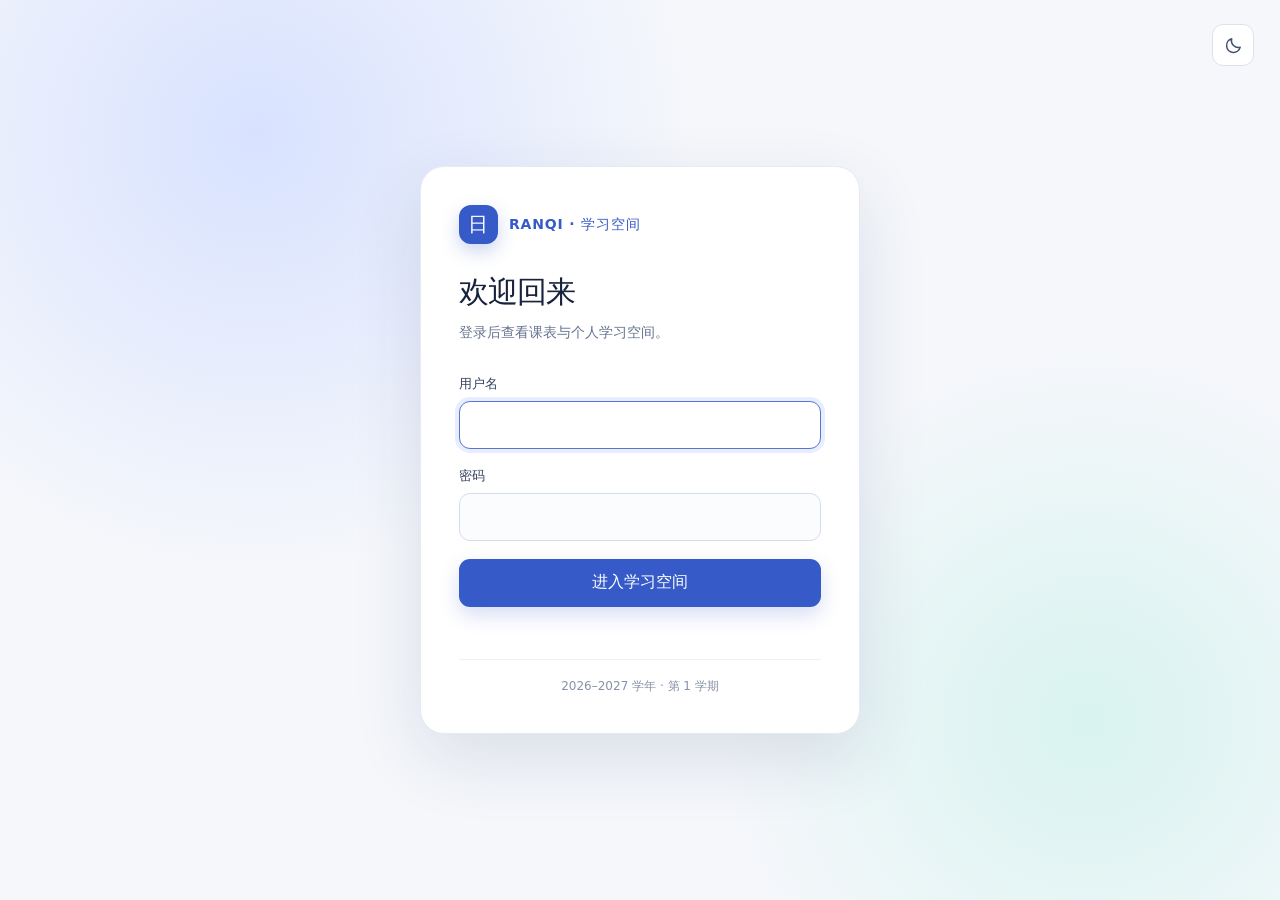
<file: main/main.html>
<!doctype html>
<html lang="zh-CN">
<head>
  <meta charset="utf-8">
  <meta name="viewport" content="width=device-width, initial-scale=1">
  <meta name="color-scheme" content="light dark">
  <title>我的学习空间</title>
  <link rel="stylesheet" href="./main.css">
  <link rel="stylesheet" href="../class/class.css">
  <link rel="stylesheet" href="../DDL/DDL.css">
  <link rel="stylesheet" href="../website/website.css">
  <link rel="stylesheet" href="./theme.css">
  <script type="module" src="./main.js"></script>
</head>
<body>
  <main id="login" class="login-screen">
    <button class="ghost login-theme-button" data-theme-toggle type="button" aria-label="切换主题"></button>
    <form id="login-form" class="login-card" autocomplete="on">
      <div class="brand"><span class="brand-mark" aria-hidden="true">日</span><span>RANQI · 学习空间</span></div>
      <h1>欢迎回来</h1>
      <p class="login-lead">登录后查看课表与个人学习空间。</p>
      <div class="field"><label for="username">用户名</label><input id="username" name="username" type="text" autocomplete="username" required autofocus></div>
      <div id="password-field" class="field"><label for="password">密码</label><input id="password" name="password" type="password" autocomplete="current-password" required></div>
      <button id="login-button" class="primary" type="submit">进入学习空间</button>
      <p id="login-error" class="error" role="alert" aria-live="polite"></p>
      <div class="login-foot">2026–2027 学年 · 第 1 学期</div>
    </form>
  </main>

  <main id="app" class="app hidden" aria-hidden="true">
    <header class="topbar">
      <div><p class="eyebrow">STUDY SPACE</p><h1 class="page-title">我的学习空间</h1><p class="subtitle" id="term"></p></div>
      <div class="top-actions">
        <button class="ghost" data-theme-toggle type="button" aria-label="切换主题"></button>
        <div class="student-chip"><strong id="student"></strong></div>
        <button id="logout" class="ghost" type="button">退出登录</button>
      </div>
    </header>
    <nav class="main-nav" aria-label="主要版块">
      <button class="nav-button active" type="button" data-view="class" aria-current="page">课表</button>
      <button class="nav-button" type="button" data-view="ddl">DDL</button>
      <button class="nav-button" type="button" data-view="website">常用网站</button>
      <button class="nav-button" type="button" data-view="one">板块一</button>
      <button class="nav-button" type="button" data-view="two">板块二</button>
      <button class="nav-button" type="button" data-view="three">板块三</button>
    </nav>
    <div id="class-root"></div>
    <div id="ddl-root" class="hidden"></div>
    <div id="website-root" class="hidden"></div>
    <section id="placeholder-view" class="content-card placeholder-card hidden" aria-labelledby="placeholder-title">
      <div id="placeholder-badge" class="placeholder-badge">01</div>
      <h2 id="placeholder-title">板块一</h2>
      <p>这个版块已经预留好，内容可以以后再添加。</p>
    </section>
  </main>
</body>
</html>
</file>
<file: main/main.css>
/* 主控：登录、导航与通用组件 */
:root{color-scheme:light;font-family:Inter,"Segoe UI","Microsoft YaHei",system-ui,sans-serif;color:#17233d;background:#f5f7fb;font-synthesis:none}
*{box-sizing:border-box} body{margin:0;min-height:100vh} button,input,select{font:inherit} button{cursor:pointer}
.hidden{display:none!important} .login-screen{min-height:100vh;display:grid;place-items:center;padding:24px;background:radial-gradient(circle at 20% 15%,#d8e2ff 0,transparent 34%),radial-gradient(circle at 85% 80%,#d8f3ef 0,transparent 28%),#f5f7fb}
.login-card{width:min(100%,440px);background:#fff;border:1px solid #e5eaf3;border-radius:24px;padding:38px;box-shadow:0 24px 70px rgba(30,47,87,.12)}
.brand{display:flex;align-items:center;gap:11px;color:#365ac8;font-weight:800;letter-spacing:.06em;font-size:14px}.brand-mark{width:39px;height:39px;border-radius:12px;background:#365ac8;color:#fff;display:grid;place-items:center;font-size:20px;box-shadow:0 7px 18px rgba(54,90,200,.25)}
h1{font-size:30px;letter-spacing:-.03em;margin:28px 0 8px}.login-lead{color:#66748e;font-size:14px;line-height:1.7;margin:0 0 30px}
.field{margin:0 0 18px}.field label{display:block;font-size:13px;font-weight:700;margin-bottom:8px;color:#34415b}.field input{width:100%;height:48px;padding:0 14px;border:1px solid #d5ddea;border-radius:11px;background:#fbfcfe;outline:none;transition:.2s}.field input:focus{border-color:#5775d6;box-shadow:0 0 0 4px #e8edff;background:white}
.primary{width:100%;height:48px;border:0;border-radius:11px;background:#365ac8;color:white;font-weight:750;box-shadow:0 8px 20px rgba(54,90,200,.2)}.primary:hover{background:#294cb5}.primary:disabled{opacity:.65;cursor:wait}
.error{min-height:22px;color:#c43d4c;font-size:13px;margin:10px 0 0}.login-foot{border-top:1px solid #edf0f5;margin-top:20px;padding-top:18px;font-size:12px;color:#8792a7;text-align:center}
.app{max-width:1480px;margin:auto;padding:28px 30px 72px}.topbar{display:flex;justify-content:space-between;gap:20px;align-items:flex-start;margin-bottom:28px}.eyebrow{font-size:12px;text-transform:uppercase;letter-spacing:.14em;color:#5872b9;font-weight:800;margin:0 0 8px}.page-title{font-size:31px;line-height:1.2;margin:0 0 9px}.subtitle{margin:0;color:#6c7890;font-size:14px}.top-actions{display:flex;align-items:center;gap:12px}.student-chip{background:#fff;border:1px solid #e3e8f1;border-radius:12px;padding:10px 14px;color:#394864;font-size:13px;white-space:nowrap}.student-chip strong{display:block;color:#17233d;font-size:14px}.ghost{height:42px;border:1px solid #dce3ee;background:#fff;border-radius:11px;color:#42516e;padding:0 16px;font-weight:700}.ghost:hover{background:#f0f3fb}
.main-nav{display:flex;gap:8px;overflow-x:auto;padding:0 0 12px;margin:0 0 18px;scrollbar-width:thin}.nav-button{flex:none;border:1px solid #e1e7f1;background:#fff;border-radius:11px;padding:11px 18px;color:#53627c;font-size:14px;font-weight:750}.nav-button:hover{background:#f0f3fb}.nav-button.active{color:#fff;background:#365ac8;border-color:#365ac8;box-shadow:0 7px 16px rgba(54,90,200,.18)}
.content-card{background:#fff;border:1px solid #e5eaf3;border-radius:18px;padding:28px;box-shadow:0 5px 22px rgba(26,43,83,.04)}.content-card h2{font-size:22px;margin:0 0 9px}.content-card p{color:#6b7892;font-size:14px;line-height:1.7;margin:0}.placeholder-card{min-height:330px;display:flex;flex-direction:column;justify-content:center;align-items:center;text-align:center}.placeholder-badge{width:64px;height:64px;display:grid;place-items:center;border-radius:20px;background:#edf2ff;color:#365ac8;font-size:21px;font-weight:800;margin-bottom:20px}.settings-grid{display:grid;grid-template-columns:repeat(4,minmax(0,1fr));gap:14px;margin-top:24px}.time-setting{display:block;background:#f8faff;border:1px solid #e5eaf3;border-radius:12px;padding:13px}.time-setting span{display:block;font-size:13px;font-weight:750;color:#394864;margin-bottom:8px}.time-setting input{width:100%;height:38px;border:1px solid #d5ddea;border-radius:8px;background:#fff;padding:0 9px;color:#253553}.time-setting input:focus{outline:2px solid #b9c8f6;outline-offset:1px}.settings-status{margin-top:16px!important;font-size:12px!important;color:#5d708f!important}

/* 主题切换：太阳 / 月亮图标按钮 */
.theme-icon-button{width:42px;height:42px;padding:0!important;display:inline-flex;align-items:center;justify-content:center;flex:none}
.theme-icon-button svg{width:19px;height:19px;display:block;transition:transform .25s ease,color .2s}
.theme-icon-button:hover svg{transform:rotate(18deg) scale(1.08)}
.login-theme-button{position:absolute;top:24px;right:26px}
html[data-theme="dark"] .theme-icon-button{color:#ffd479;border-color:#3a4b63;background:#233149}
html[data-theme="dark"] .theme-icon-button:hover{background:#2d3d57}

/* 红色删除按钮（编辑界面内） */
.danger{height:48px;padding:0 22px;border:1px solid #e8b4bc;border-radius:11px;background:#fff;color:#c8394c;font-weight:750;font-size:14px;transition:.16s;-webkit-appearance:none;appearance:none}
.danger:hover{background:#fff1f3;border-color:#dc8a97;color:#ad2c3d}
.danger:active{transform:translateY(1px)}
html[data-theme="dark"] .danger{background:#3a2029;border-color:#6b3a45;color:#ff9fae}
html[data-theme="dark"] .danger:hover{background:#4a2733;border-color:#8a4653;color:#ffb9c4}
/* 表单内的小号删除按钮（与 ghost/small-primary 同高） */
.ddl-actions .danger,.website-form-actions .danger{height:36px;padding:0 16px;border-radius:9px;font-size:13px}
</file>
<file: class/class.css>
/* 改课表大小只需修改这两个值。 */
:root {
  --table-min-width: 700px;  /* 课表总宽度 */
  --lesson-height: 50px;     /* 每一节的小框高度 */
}

/* 课表、时间设置与待定课程 */
.summary{display:grid;grid-template-columns:1.25fr .75fr;gap:16px;margin-bottom:20px}.summary-card{background:#fff;border:1px solid #e5eaf3;border-radius:18px;padding:21px 24px;box-shadow:0 5px 22px rgba(26,43,83,.04)}.summary-card strong{font-size:14px}.summary-card p{margin:9px 0 0;color:#6b7892;font-size:13px;line-height:1.65}.summary-card.accent{background:linear-gradient(120deg,#365ac8,#5276d9);color:#fff;border:0}.summary-card.accent p{color:#e9eeff}.summary-card.accent .big{font-size:26px;font-weight:800;line-height:1.2;margin-top:5px}
.schedule-panel{background:#fff;border:1px solid #e5eaf3;border-radius:18px;overflow:hidden;box-shadow:0 5px 22px rgba(26,43,83,.04)}.panel-head{display:flex;justify-content:space-between;align-items:center;gap:16px;padding:20px 22px;border-bottom:1px solid #edf0f5;flex-wrap:wrap}.panel-head h2{font-size:20px;margin:0 0 5px}.panel-head p{font-size:12px;color:#8792a7;margin:0}.week-controls{display:flex;align-items:center;gap:8px;flex-wrap:wrap}.week-controls button{height:38px;border:1px solid #dce3ee;background:#fff;border-radius:9px;color:#42516e;padding:0 12px;font-size:13px;font-weight:700}.week-controls button:hover:not(:disabled){background:#f0f3fb}.week-controls button:disabled{opacity:.4;cursor:not-allowed}.week-controls .view-toggle{background:#eef2ff;border-color:#d8e2ff;color:#365ac8}.week-picker{display:flex;align-items:center;gap:7px;font-size:13px;font-weight:700;color:#53627c;white-space:nowrap}.week-picker select{border:1px solid #dce3ee;background:#f9fbff;color:#243456;border-radius:9px;padding:8px 24px 8px 9px;outline:none}
.table-wrap{overflow-x:auto;scrollbar-color:#c9d5ef transparent}.timetable{border-collapse:separate;border-spacing:0;width:100%;min-width:1020px;table-layout:fixed}.timetable th,.timetable td{border-right:1px solid #edf0f5;border-bottom:1px solid #edf0f5;vertical-align:top}.timetable th:last-child,.timetable td:last-child{border-right:0}.timetable tr:last-child td{border-bottom:0}.timetable thead th{height:58px;background:#f9faff;text-align:center;padding:11px 6px;color:#465570;font-size:13px;font-weight:750}.timetable thead th:first-child{width:104px}.day-date{display:block;margin-top:4px;font-size:11px;color:#8190aa;font-weight:600}.timetable thead th.is-today{background:#eaf0ff;color:#365ac8}.timetable thead th.is-today .day-date{color:#365ac8}.timetable tbody th{background:#fcfdff;border-right:1px solid #edf0f5;border-bottom:1px solid #edf0f5;color:#4b5a75;font-size:12px;font-weight:800;text-align:center;padding:18px 8px;line-height:1.5}.slot-time{display:block;margin-top:5px;color:#7182a0;font-size:11px;font-weight:600}.timetable tbody tr:last-child th{border-bottom:0}.timetable td{height:122px;padding:8px;background:#fff}.timetable td.empty{background:#fff}.course{border-left:3px solid var(--tone);border-radius:8px;padding:10px 9px 11px;background:var(--tint);margin-bottom:7px;min-height:97px}.course:last-child{margin-bottom:0}.course-name{font-size:13px;font-weight:800;line-height:1.4;margin:0 0 8px;color:#243455}.course-meta{display:flex;align-items:flex-start;gap:5px;font-size:11px;line-height:1.45;color:#5e6e87;margin:3px 0}.course-meta svg{width:13px;height:13px;flex:none;margin-top:1px}.course-code{font-size:10px;color:#8390a8;margin-top:7px}.course[data-tone="blue"]{--tone:#4a80db;--tint:#edf4ff}.course[data-tone="amber"]{--tone:#e4a33c;--tint:#fff7e9}.course[data-tone="violet"]{--tone:#9a70d2;--tint:#f6efff}.course[data-tone="indigo"]{--tone:#6674d5;--tint:#f0f1ff}.course[data-tone="teal"]{--tone:#35a99d;--tint:#eaf9f6}.course[data-tone="rose"]{--tone:#dc7a88;--tint:#fff0f2}
.below{display:grid;grid-template-columns:1fr 1fr;gap:16px;margin-top:20px}.note-card{background:#fff;border:1px solid #e5eaf3;border-radius:18px;padding:22px 24px}.note-card h2{font-size:16px;margin:0 0 13px}.note-card ul{margin:0;padding-left:20px;color:#5e6e87;font-size:13px;line-height:1.75}.note-card li+li{margin-top:7px}.muted{color:#8b97aa}.site-foot{font-size:12px;color:#91a0b6;margin:23px 0 0;text-align:center}
.summary{grid-template-columns:1fr}.schedule-layout{display:grid;grid-template-columns:minmax(0,1fr) 245px;gap:16px;align-items:start}.schedule-layout .schedule-panel{min-width:0}.pending-card{position:sticky;top:16px}.pending-card h2{margin-bottom:12px}.pending-card ul{overflow-wrap:anywhere}
.summary{display:none}.app{padding-top:18px}.topbar{margin-bottom:17px}.main-nav{margin-bottom:10px}.panel-head{padding:13px 16px}.timetable{min-width:var(--table-min-width)}.timetable thead th{height:42px;padding:6px 4px}.timetable thead th:first-child{width:92px}.timetable tbody th{padding:7px 4px;font-size:11px}.slot-time{font-size:10px;margin-top:3px}
.timetable td{height:auto;padding:0}.period-grid{display:grid;grid-template-rows:repeat(var(--rows),var(--lesson-height));position:relative}.period-guide{grid-column:1;position:relative;border-bottom:1px dashed #dfe6f2;background:#fff}.period-guide:last-of-type{border-bottom:0}.period-grid .course{grid-column:1;z-index:1;margin:2px;min-height:0;overflow:hidden;padding:3px 4px}.period-grid .course-name{font-size:10px;margin-bottom:1px;line-height:1.15}.period-grid .course-meta{font-size:9px;margin:1px 0;line-height:1.1}.period-grid .course-meta svg{width:9px;height:9px}.period-grid .course-code{display:none}.period-grid .course[data-duration="1"] .course-meta{display:none}.period-list{padding:5px;min-height:var(--lesson-height)}.period-list .course{min-height:0;margin:0 0 5px;padding:6px}.period-list .course:last-child{margin-bottom:0}.period-rail{display:flex;gap:3px;margin-top:6px}.period-rail span{flex:1;text-align:center;border:1px solid #cfd8e8;border-radius:5px;background:#fff;color:#8090aa;font-size:10px;font-weight:700}.period-rail span.active{background:var(--tone);border-color:var(--tone);color:#fff}
.manual-time{display:flex;align-items:center;gap:6px}.manual-time input{width:55px;text-align:center}.manual-time b{font-size:18px;color:#586b8a}.time-setting .time-preview{min-height:16px}
.time-dialog{width:min(92vw,640px);max-height:86vh;border:1px solid #e2e8f3;border-radius:18px;padding:24px;box-shadow:0 28px 80px rgba(23,35,61,.22)}.time-dialog::backdrop{background:rgba(21,32,55,.48)}.dialog-head{display:flex;align-items:flex-start;justify-content:space-between;gap:18px}.dialog-head h2{font-size:21px;margin:0 0 7px}.dialog-head p{font-size:13px;color:#697994;line-height:1.6;margin:0}.time-dialog .settings-grid{grid-template-columns:repeat(2,minmax(0,1fr));margin-top:20px}.time-setting small{display:block;margin-top:7px;font-size:11px;color:#70829d}
.period-grid .course-name{font-size:11px}.period-grid .course-meta{font-size:10px}html[data-theme="dark"] .timetable thead th.is-today .day-date{color:#d7e3ff}
@media(max-width:1120px){.schedule-layout{grid-template-columns:1fr}.pending-card{position:static}}
@media(max-width:900px){.settings-grid{grid-template-columns:repeat(3,minmax(0,1fr))}}

/* 课程名称与地点字体放大（覆盖前面更小的规则） */
.period-grid .course-name{font-size:12px;line-height:1.2}
.period-grid .course-meta{font-size:11px;line-height:1.15}
.period-grid .course-meta svg{width:11px;height:11px}
.period-list .course-name{font-size:14px}
.period-list .course-meta{font-size:12px}
.period-list .course-meta svg{width:14px;height:14px}
</file>
<file: DDL/DDL.css>
/* DDL 板块 */
.file-note { color: #71809b; font-size: 12px; }
.ddl-head{display:flex;justify-content:space-between;align-items:flex-start;gap:12px}.ddl-head-actions{display:flex;align-items:center;gap:9px;flex-wrap:wrap;justify-content:flex-end}.small-primary{height:36px;border:0;border-radius:9px;background:#365ac8;color:#fff;font-size:13px;font-weight:750;padding:0 14px}.ddl-count{font-size:12px;color:#4261ae;background:#edf2ff;border-radius:999px;padding:7px 12px;white-space:nowrap}.ddl-form{display:grid;grid-template-columns:repeat(2,minmax(0,1fr));gap:14px;margin-top:22px;padding:20px;border:1px solid #e5eaf3;border-radius:14px;background:#f9fbff}.ddl-field label{display:block;margin-bottom:7px;font-size:13px;font-weight:700;color:#34415b}.ddl-field input,.ddl-field textarea{width:100%;border:1px solid #d5ddea;border-radius:9px;background:#fff;padding:10px 12px;color:#253553;outline:none}.ddl-field input{height:42px}.ddl-field textarea{resize:vertical;min-height:85px}.ddl-field input:focus,.ddl-field textarea:focus{border-color:#5775d6;box-shadow:0 0 0 3px #e8edff}.ddl-wide,.ddl-actions{grid-column:1/-1}.ddl-actions{display:flex;align-items:center;gap:12px;flex-wrap:wrap}.ddl-actions .primary{width:auto;padding:0 22px}.ddl-actions .settings-status{margin:0!important}.ddl-list{display:grid;gap:12px;margin-top:20px}.ddl-item{border:1px solid #e5eaf3;border-radius:14px;padding:17px 19px;background:#fff}.ddl-item.overdue{border-color:#efd1d5;background:#fffafa}.ddl-item-head{display:flex;align-items:flex-start;justify-content:space-between;gap:12px}.ddl-item h3{font-size:17px;margin:0 0 4px}.ddl-item-meta{font-size:12px;color:#71809b}.ddl-remaining{font-size:13px;font-weight:800;color:#365ac8;background:#edf2ff;border-radius:9px;padding:7px 10px;white-space:nowrap}.ddl-item.overdue .ddl-remaining{color:#ad4d59;background:#ffedf0}.ddl-content{font-size:14px;line-height:1.65;white-space:pre-wrap;overflow-wrap:anywhere;margin:12px 0!important;color:#33435f!important}.ddl-address{font-size:12px;color:#61728f;overflow-wrap:anywhere}.ddl-address a{color:#365ac8}.ddl-item-actions{display:flex;gap:8px;margin-top:12px}.ddl-item-actions button{border:1px solid #dce3ee;background:#fff;color:#42516e;border-radius:8px;padding:6px 10px;font-size:12px}.ddl-empty{padding:45px 18px;text-align:center;color:#8792a7;border:1px dashed #d4ddea;border-radius:14px}

/* ===== 截止时间：黄色框，位于剩余时间上方 ===== */
.ddl-item-head{align-items:flex-start}
.ddl-head-right{display:flex;flex-direction:column;align-items:flex-end;gap:7px;flex:none}
.ddl-deadline-box{font-size:12.5px;font-weight:800;color:#8a5a00;background:#fff5d1;border:1.5px solid #f2cc55;border-radius:9px;padding:6px 11px;white-space:nowrap;letter-spacing:.01em}
.ddl-item.overdue .ddl-deadline-box{color:#a33b48;background:#ffeef0;border-color:#eeb2ba}
.ddl-item.is-done .ddl-deadline-box{color:#7b8296;background:#f1f3f7;border-color:#d9dee8}

/* ===== 已完成状态 ===== */
.ddl-item.is-done{background:#fafbfd;border-color:#e3e7ef}
.ddl-item.is-done h3{text-decoration:line-through;text-decoration-thickness:1.5px;color:#9aa3b5}
.ddl-item.is-done .ddl-content{text-decoration:line-through;text-decoration-thickness:1.5px;color:#9aa3b5!important}
.ddl-item.is-done .ddl-item-meta,
.ddl-item.is-done .ddl-address{color:#adb5c5}
.ddl-item.is-done .ddl-remaining{color:#8b93a5;background:#eff1f5}

/* ===== 右下角完成圆圈 ===== */
.ddl-item{position:relative}
.ddl-item-actions{display:flex;gap:8px;align-items:center;margin-top:12px;min-height:26px}
.ddl-done-toggle{position:absolute;right:16px;bottom:14px;width:26px;height:26px;flex:none;border-radius:50%;border:1.8px solid #c3ccdc;background:#fff;padding:0;cursor:pointer;transition:.16s;-webkit-appearance:none;appearance:none;display:flex;align-items:center;justify-content:center}
.ddl-done-toggle:hover{border-color:#57c08b;background:#f2fbf6;transform:scale(1.08)}
.ddl-done-toggle[aria-pressed="true"]{background:#57c08b;border-color:#57c08b}
.ddl-done-toggle[aria-pressed="true"]::after{content:"";width:6px;height:11px;margin-top:-3px;border:solid #fff;border-width:0 2px 2px 0;transform:rotate(42deg)}
.ddl-done-toggle[aria-pressed="true"]:hover{background:#469e72;border-color:#469e72}
html[data-theme="dark"] .ddl-deadline-box{color:#ffd97a;background:#4a3b16;border-color:#a8862c}
html[data-theme="dark"] .ddl-item.is-done{background:#181f2c;border-color:#2c3547}
html[data-theme="dark"] .ddl-done-toggle{background:#1a2638;border-color:#4a5a72}
html[data-theme="dark"] .ddl-done-toggle:hover{background:#22402f;border-color:#57c08b}

/* 卡片内间距收紧，避免留白过大 */
.ddl-item{padding:15px 18px}
.ddl-item h3{font-size:16.5px;margin:0}
.ddl-content{margin:9px 0 0!important;font-size:13.5px}
.ddl-address{margin-top:8px}
.ddl-item-actions{margin-top:6px;min-height:24px}
.ddl-done-toggle{right:15px;bottom:13px}

/* 每条作业的编辑 / 删除按钮（文件来源也可用） */
.ddl-item{cursor:pointer;transition:box-shadow .16s,border-color .16s}
.ddl-item:hover{box-shadow:0 4px 16px rgba(26,43,83,.07);border-color:#d8e0ef}
.ddl-act-btn{height:26px;min-width:44px;padding:0 10px;border:1px solid #dce3ee;border-radius:7px;background:#fff;color:#4a5a78;font-size:12px;font-weight:700;cursor:pointer;transition:.15s;-webkit-appearance:none;appearance:none}
.ddl-act-btn:hover{background:#eef2fb;border-color:#c2cfe6;color:#365ac8}
.ddl-act-danger:hover{background:#fff1f3;border-color:#f0c2c8;color:#c4455a}
html[data-theme="dark"] .ddl-item:hover{border-color:#3d4c63}
html[data-theme="dark"] .ddl-act-btn{background:#233149;border-color:#3a4b63;color:#cfdcef}
html[data-theme="dark"] .ddl-act-btn:hover{background:#2d3d57;border-color:#4a5d79;color:#9db8ff}
html[data-theme="dark"] .ddl-act-danger:hover{background:#3d2731;border-color:#6b3a45;color:#ff9fae}
</file>
<file: website/website.css>
/* 常用网站板块 */
.file-note { color: #71809b; font-size: 12px; }
.website-wrap{overflow-x:auto;margin-top:22px}.website-table{width:100%;min-width:600px;border-collapse:collapse;text-align:left}.website-table th,.website-table td{padding:13px 12px;border-bottom:1px solid #e5eaf3;font-size:13px}.website-table th{color:#66748e;background:#f9fbff}.website-table td{color:#394864}.website-table td:nth-child(2){overflow-wrap:anywhere}.website-table a{color:#365ac8;font-weight:700}.website-table .site-actions{white-space:nowrap;text-align:right}.site-actions button{border:0;background:transparent;color:#5872b9;font-size:12px;padding:4px}.website-add{margin-top:18px}.website-form{display:grid;grid-template-columns:1fr 1.5fr 1.5fr;gap:12px;margin-top:16px;padding:18px;border:1px solid #e5eaf3;border-radius:12px;background:#f9fbff}.website-form label{display:block;font-size:12px;font-weight:700;margin-bottom:6px}.website-form input{width:100%;height:40px;border:1px solid #d5ddea;border-radius:8px;padding:0 10px;background:#fff;color:#253553}.website-form-actions{grid-column:1/-1;display:flex;align-items:center;gap:10px}.website-status{font-size:12px;color:#61728f}.website-empty{padding:30px 12px;color:#8792a7;text-align:center}

/* ===== 拖拽排序 ===== */
.website-table .drag-cell{width:34px;padding-right:0;text-align:center}
.drag-handle{display:inline-flex;align-items:center;justify-content:center;width:26px;height:26px;border-radius:7px;color:#a8b3c6;font-size:15px;line-height:1;cursor:grab;user-select:none;transition:.15s}
.drag-handle:hover{background:#eef2fb;color:#5872b9}
.website-table tr[draggable="true"]{cursor:default}
.website-table tr.dragging{opacity:.45}
.website-table tr.dragging .drag-handle{cursor:grabbing}
.website-table tbody tr{transition:background .12s}
.website-table tbody tr:hover{background:#f8faff}
.website-table td{padding-top:9px;padding-bottom:9px}

/* ===== 编辑 / 删除按钮：圆角方框 ===== */
.site-actions{white-space:nowrap;text-align:right}
.site-actions .site-btn{display:inline-flex;align-items:center;justify-content:center;height:28px;min-width:46px;margin-left:6px;padding:0 11px;border:1px solid #dce3ee;border-radius:8px;background:#fff;color:#4a5a78;font-size:12px;font-weight:700;cursor:pointer;transition:.15s;-webkit-appearance:none;appearance:none}
.site-actions .site-btn:hover{background:#eef2fb;border-color:#c2cfe6;color:#365ac8}
.site-actions .site-btn-danger:hover{background:#fff1f3;border-color:#f0c2c8;color:#c4455a}
html[data-theme="dark"] .drag-handle{color:#7b8aa3}
html[data-theme="dark"] .drag-handle:hover{background:#243147;color:#9db8ff}
html[data-theme="dark"] .site-actions .site-btn{background:#233149;border-color:#3a4b63;color:#cfdcef}
html[data-theme="dark"] .site-actions .site-btn:hover{background:#2d3d57;border-color:#4a5d79;color:#9db8ff}
html[data-theme="dark"] .site-actions .site-btn-danger:hover{background:#3d2731;border-color:#6b3a45;color:#ff9fae}
html[data-theme="dark"] .website-table tbody tr:hover{background:#1e2a3d}

/* 整行可点击编辑 */
.website-table tbody tr[data-id]{cursor:pointer}
</file>
<file: main/theme.css>
/* 夜间模式、窄屏和打印样式 */
html[data-theme="dark"] .file-note { color: #acbad0; }
html[data-theme="dark"]{color-scheme:dark;color:#e9eef8;background:#101827}html[data-theme="dark"] body{background:#101827}html[data-theme="dark"] .login-screen{background:radial-gradient(circle at 20% 15%,#22345d 0,transparent 35%),#101827}html[data-theme="dark"] .login-card,html[data-theme="dark"] .student-chip,html[data-theme="dark"] .schedule-panel,html[data-theme="dark"] .note-card,html[data-theme="dark"] .content-card,html[data-theme="dark"] .time-dialog,html[data-theme="dark"] .ddl-item,html[data-theme="dark"] .summary-card:not(.accent){background:#1a2638;border-color:#344358;color:#e9eef8;box-shadow:none}html[data-theme="dark"] h1,html[data-theme="dark"] h2,html[data-theme="dark"] h3,html[data-theme="dark"] .page-title,html[data-theme="dark"] .student-chip strong{color:#f2f6ff}html[data-theme="dark"] .login-lead,html[data-theme="dark"] .subtitle,html[data-theme="dark"] .content-card p,html[data-theme="dark"] .note-card ul,html[data-theme="dark"] .panel-head p,html[data-theme="dark"] .dialog-head p,html[data-theme="dark"] .ddl-item-meta,html[data-theme="dark"] .ddl-address,html[data-theme="dark"] .site-foot,html[data-theme="dark"] .login-foot,html[data-theme="dark"] .settings-status,html[data-theme="dark"] .website-status{color:#acbad0!important}html[data-theme="dark"] .ghost,html[data-theme="dark"] .nav-button,html[data-theme="dark"] .week-controls button,html[data-theme="dark"] .ddl-item-actions button,html[data-theme="dark"] .week-picker select{background:#233149;border-color:#3a4b63;color:#dce8f8}html[data-theme="dark"] .nav-button.active,html[data-theme="dark"] .small-primary{background:#5577df;border-color:#5577df;color:#fff}html[data-theme="dark"] .ghost:hover,html[data-theme="dark"] .nav-button:hover,html[data-theme="dark"] .week-controls button:hover:not(:disabled){background:#30415e}html[data-theme="dark"] .field label,html[data-theme="dark"] .ddl-field label,html[data-theme="dark"] .time-setting span,html[data-theme="dark"] .website-form label,html[data-theme="dark"] .week-picker{color:#d5e0f0}html[data-theme="dark"] input,html[data-theme="dark"] textarea,html[data-theme="dark"] select{background:#142033!important;border-color:#42516a!important;color:#f0f5ff!important}html[data-theme="dark"] input::placeholder,html[data-theme="dark"] textarea::placeholder{color:#91a2ba}html[data-theme="dark"] .time-setting,html[data-theme="dark"] .ddl-form,html[data-theme="dark"] .website-form,html[data-theme="dark"] .timetable thead th,html[data-theme="dark"] .timetable tbody th,html[data-theme="dark"] .website-table th{background:#202e43;border-color:#3a4b63;color:#d9e4f4}html[data-theme="dark"] .timetable td,html[data-theme="dark"] .period-guide{background:#182538;border-color:#344358}html[data-theme="dark"] .timetable th,html[data-theme="dark"] .timetable td,html[data-theme="dark"] .panel-head,html[data-theme="dark"] .website-table th,html[data-theme="dark"] .website-table td{border-color:#344358}html[data-theme="dark"] .timetable thead th.is-today{background:#2a4278;color:#f0f5ff}html[data-theme="dark"] .day-date,html[data-theme="dark"] .slot-time,html[data-theme="dark"] .time-setting small,html[data-theme="dark"] .manual-time b{color:#a9bbd3}html[data-theme="dark"] .course[data-tone]{--tint:#283a55}html[data-theme="dark"] .course-name{color:#f2f6ff}html[data-theme="dark"] .course-meta,html[data-theme="dark"] .course-code{color:#bfd0e8}html[data-theme="dark"] .period-rail span{background:#1b2b40;border-color:#60718a;color:#c1cee0}html[data-theme="dark"] .period-rail span.active{background:var(--tone);color:#111827}html[data-theme="dark"] .ddl-item.overdue{background:#382935;border-color:#80505d}html[data-theme="dark"] .ddl-content{color:#dce7f7!important}html[data-theme="dark"] .ddl-remaining,html[data-theme="dark"] .ddl-count{background:#2a4278;color:#dce8ff}html[data-theme="dark"] .ddl-item.overdue .ddl-remaining{background:#653845;color:#ffe2e8}html[data-theme="dark"] .ddl-empty{border-color:#44546b;color:#adbad0}html[data-theme="dark"] .website-table td{color:#dce7f7}html[data-theme="dark"] .website-table a,html[data-theme="dark"] .ddl-address a,html[data-theme="dark"] .site-actions button{color:#9db8ff}html[data-theme="dark"] .placeholder-badge{background:#2a4278;color:#e8efff}
@media(max-width:780px){.app{padding:20px 14px 50px}.topbar{display:block}.top-actions{justify-content:space-between;margin-top:18px}.panel-head{align-items:flex-start;flex-direction:column}.week-controls{width:100%}.page-title{font-size:27px}.login-card{padding:30px 24px}.ddl-form,.website-form{grid-template-columns:1fr}.ddl-field{grid-column:1/-1}}
@media(max-width:420px){.time-dialog .settings-grid{grid-template-columns:1fr}.ddl-head{flex-direction:column}.ddl-item-head{flex-direction:column}}
@media print{.login-screen,.ghost,.week-controls,.main-nav,.site-foot,#placeholder-view,#ddl-view,#websites-view,.time-dialog{display:none!important}.app{padding:0}.summary{display:none}.schedule-layout{display:block}.schedule-panel,.note-card{box-shadow:none;border-color:#ccc}.pending-card{margin-top:12px}.table-wrap{overflow:visible}.timetable{min-width:0}.course{break-inside:avoid}}
</file>
